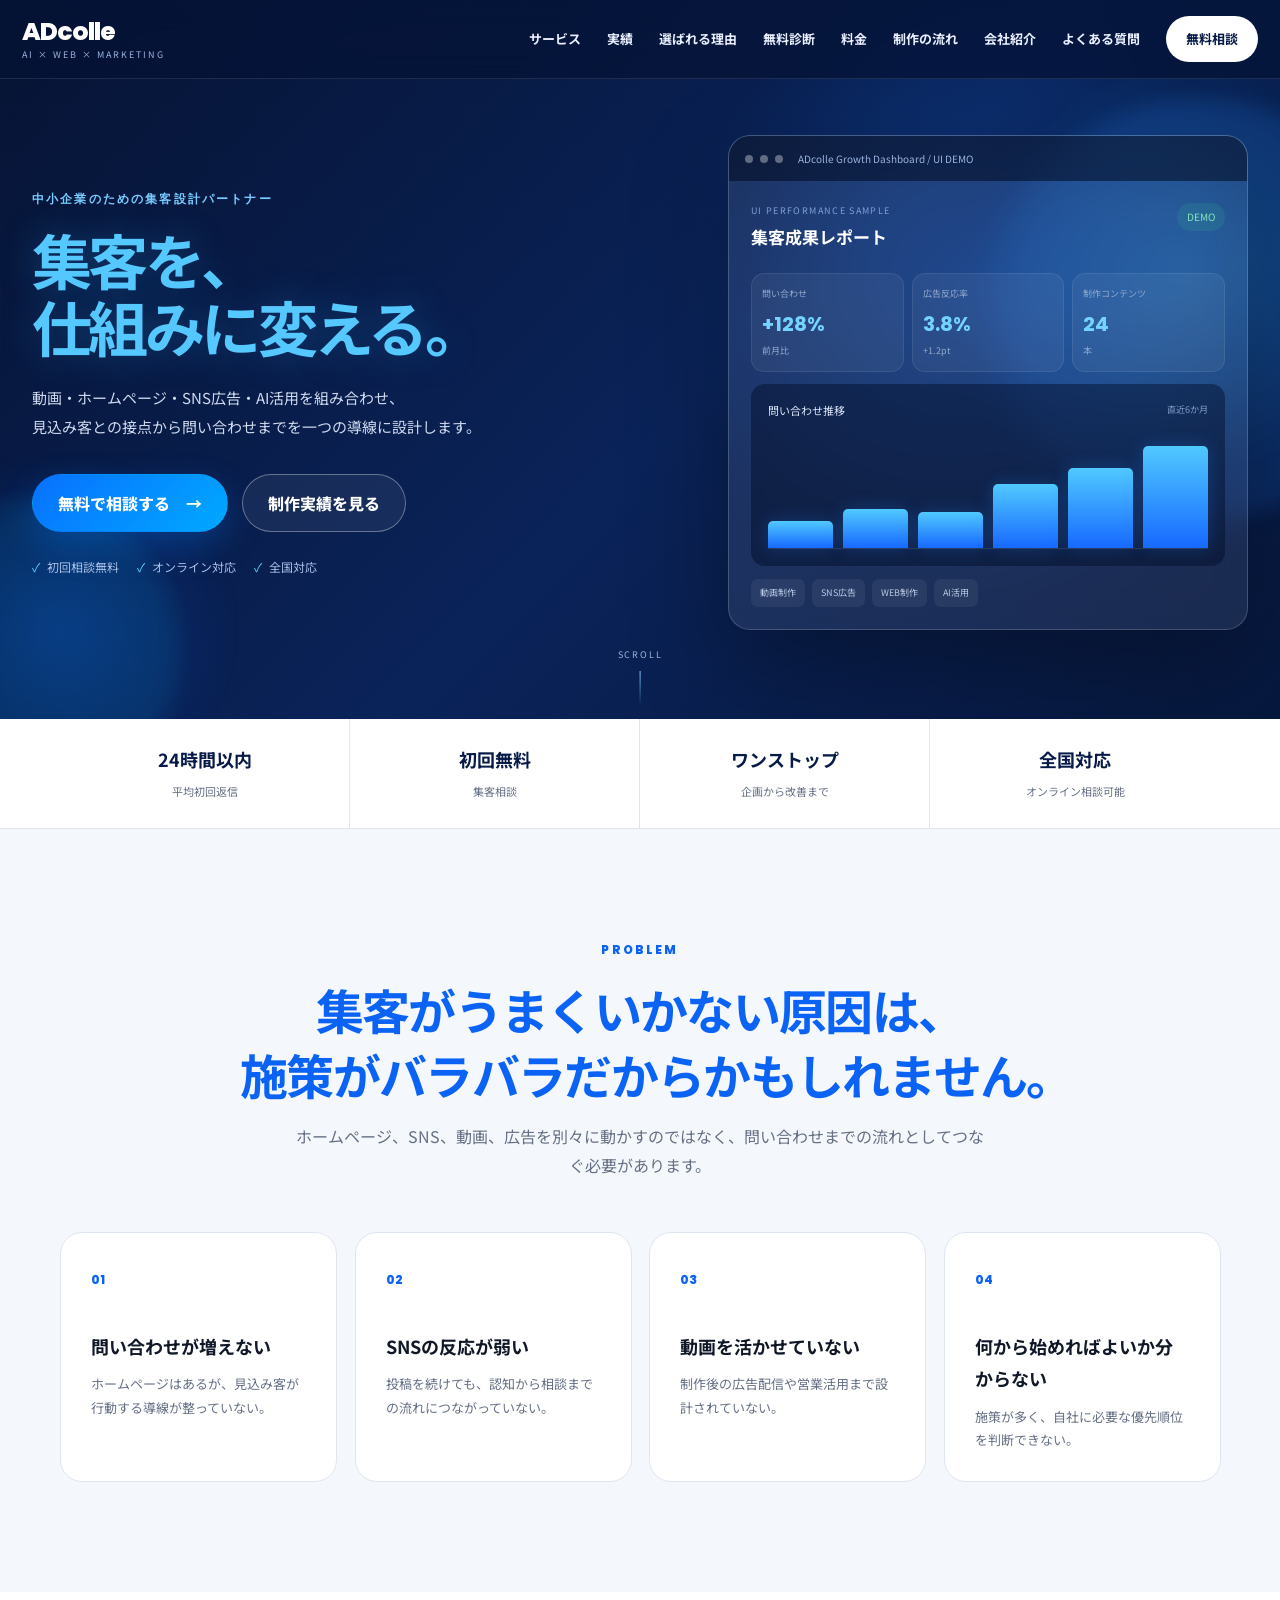
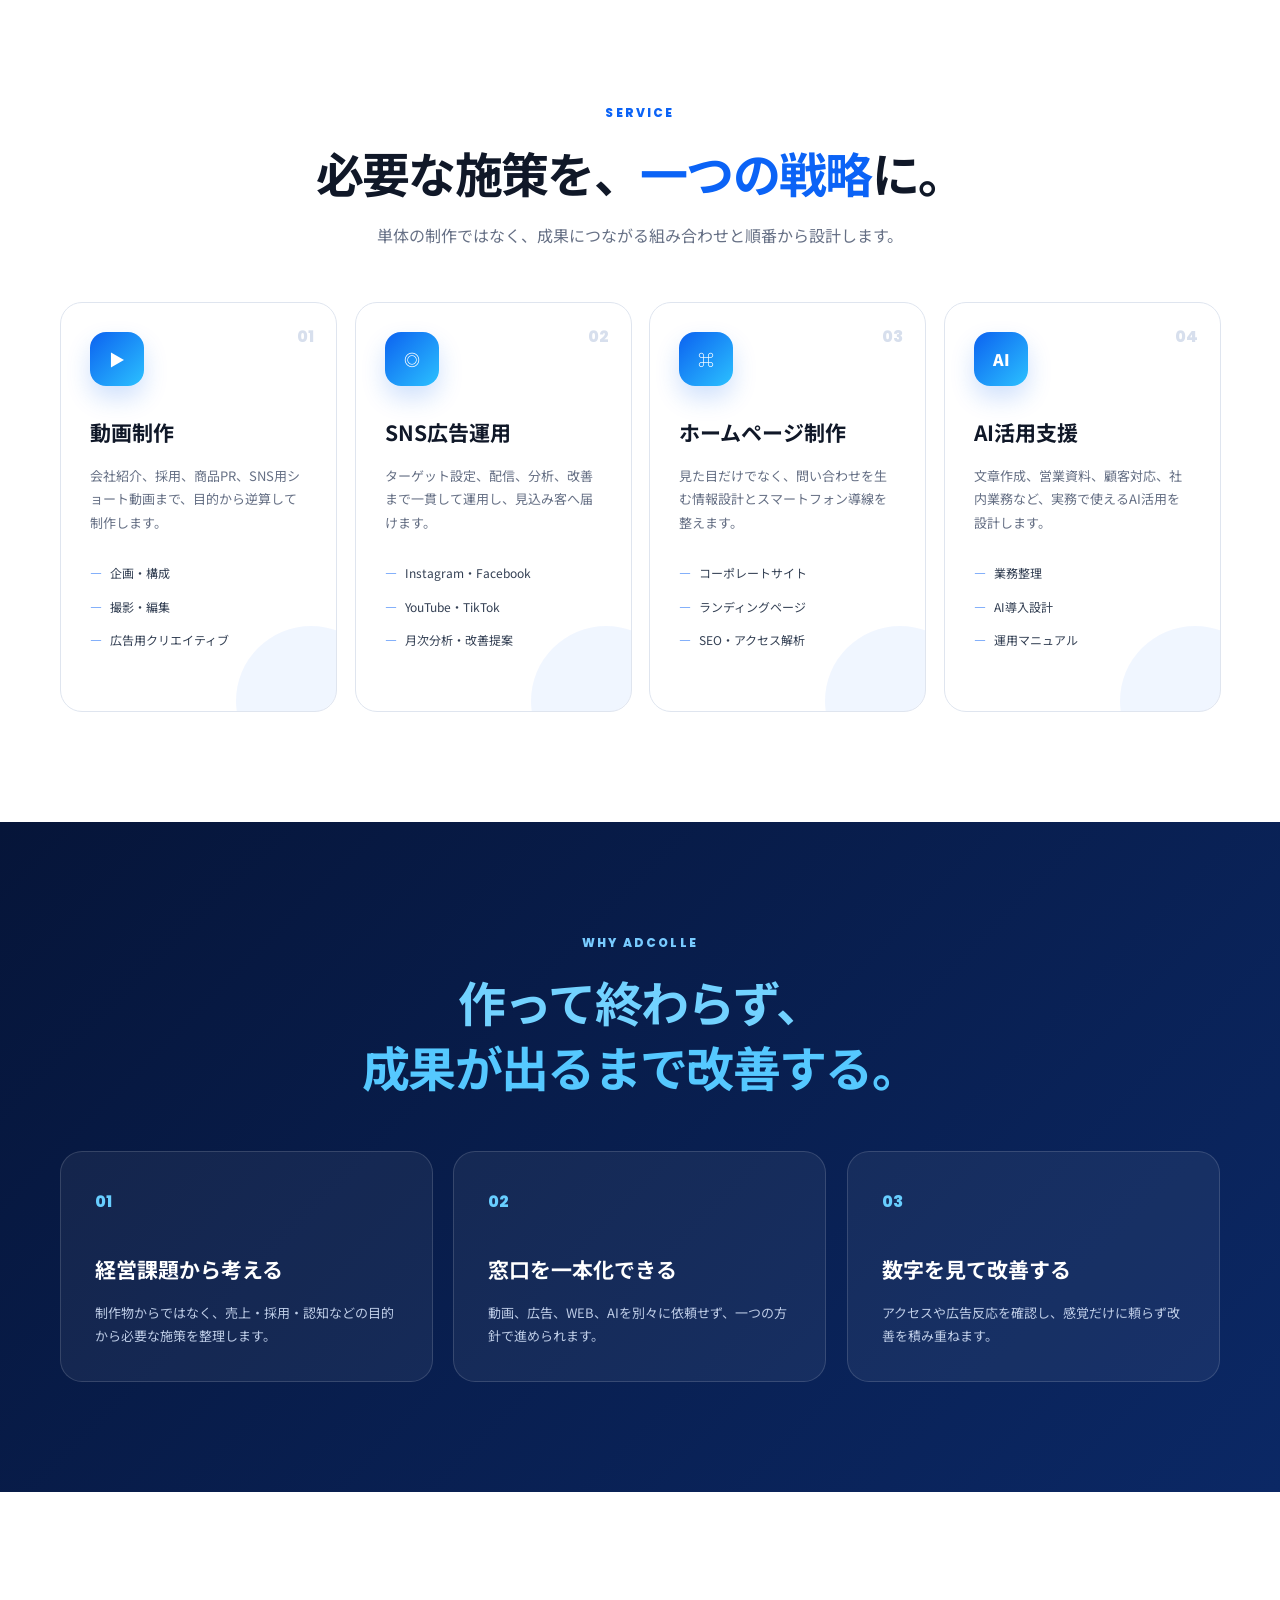
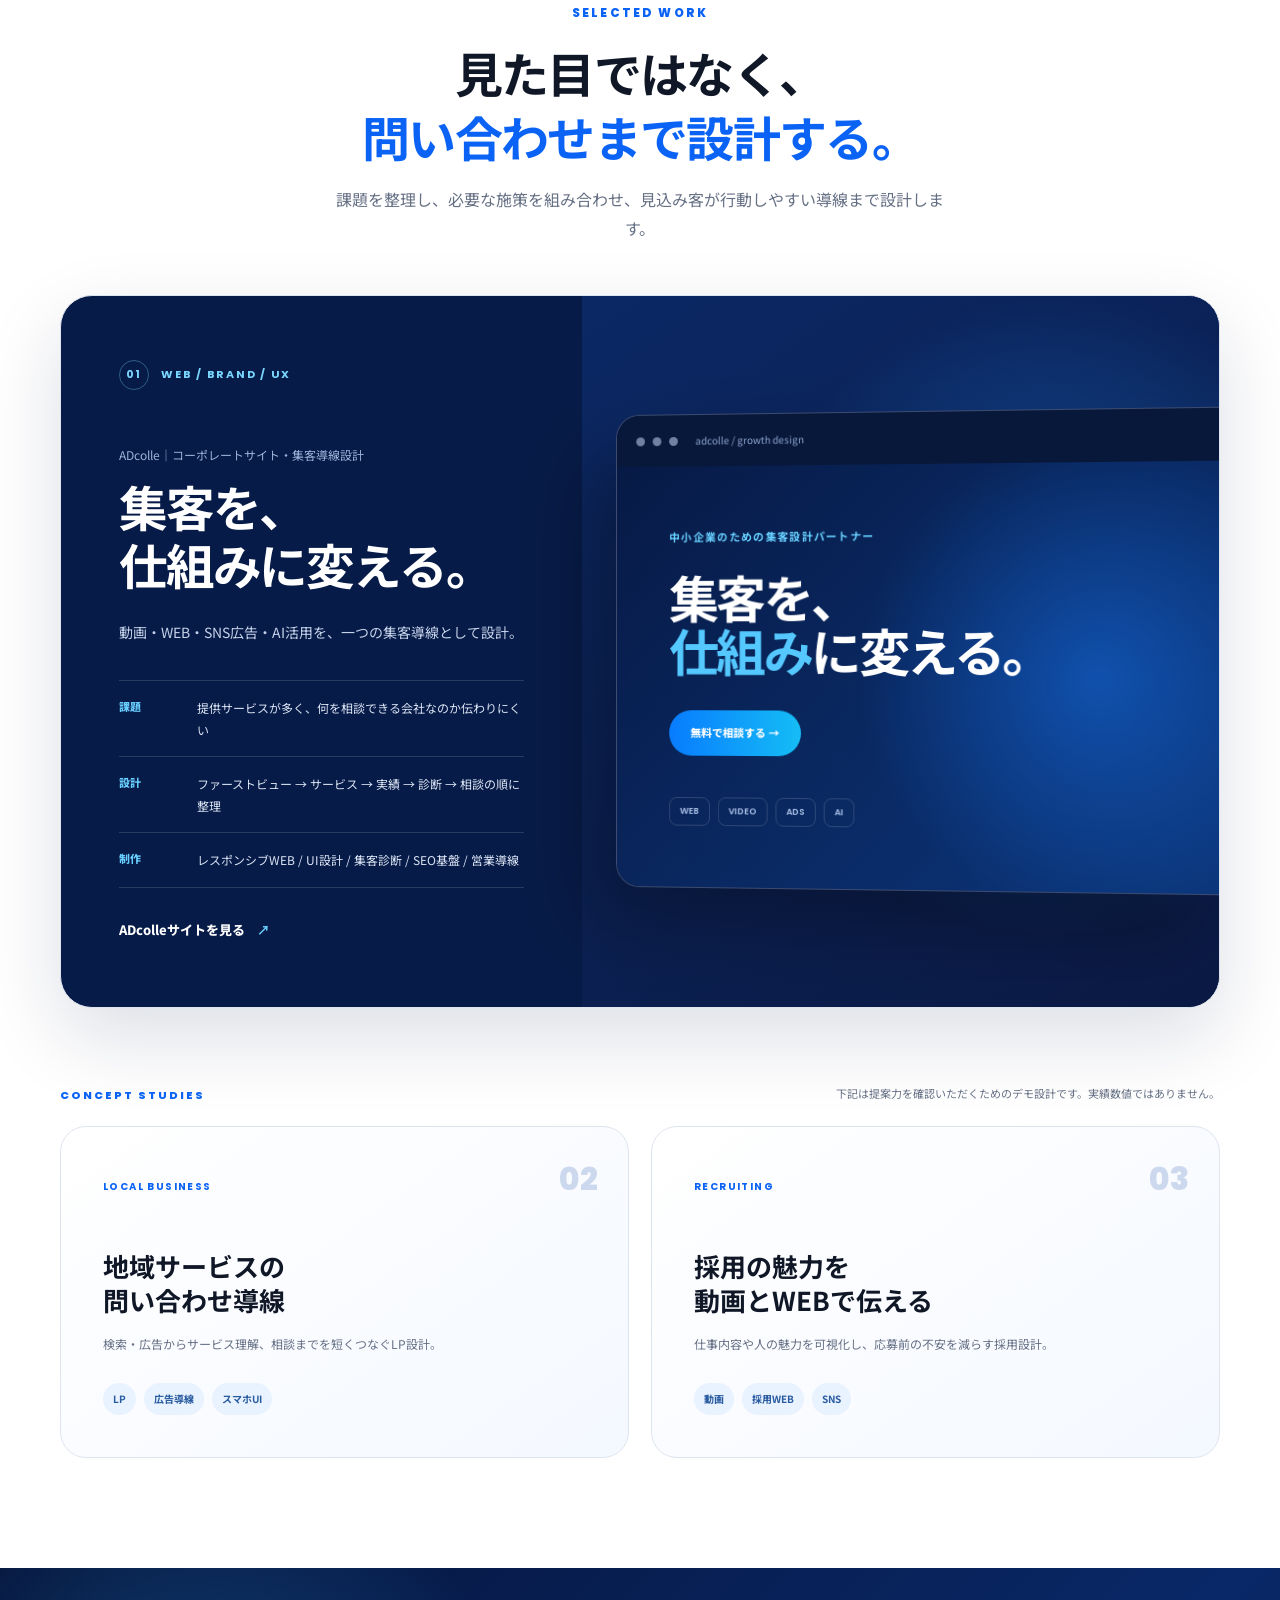
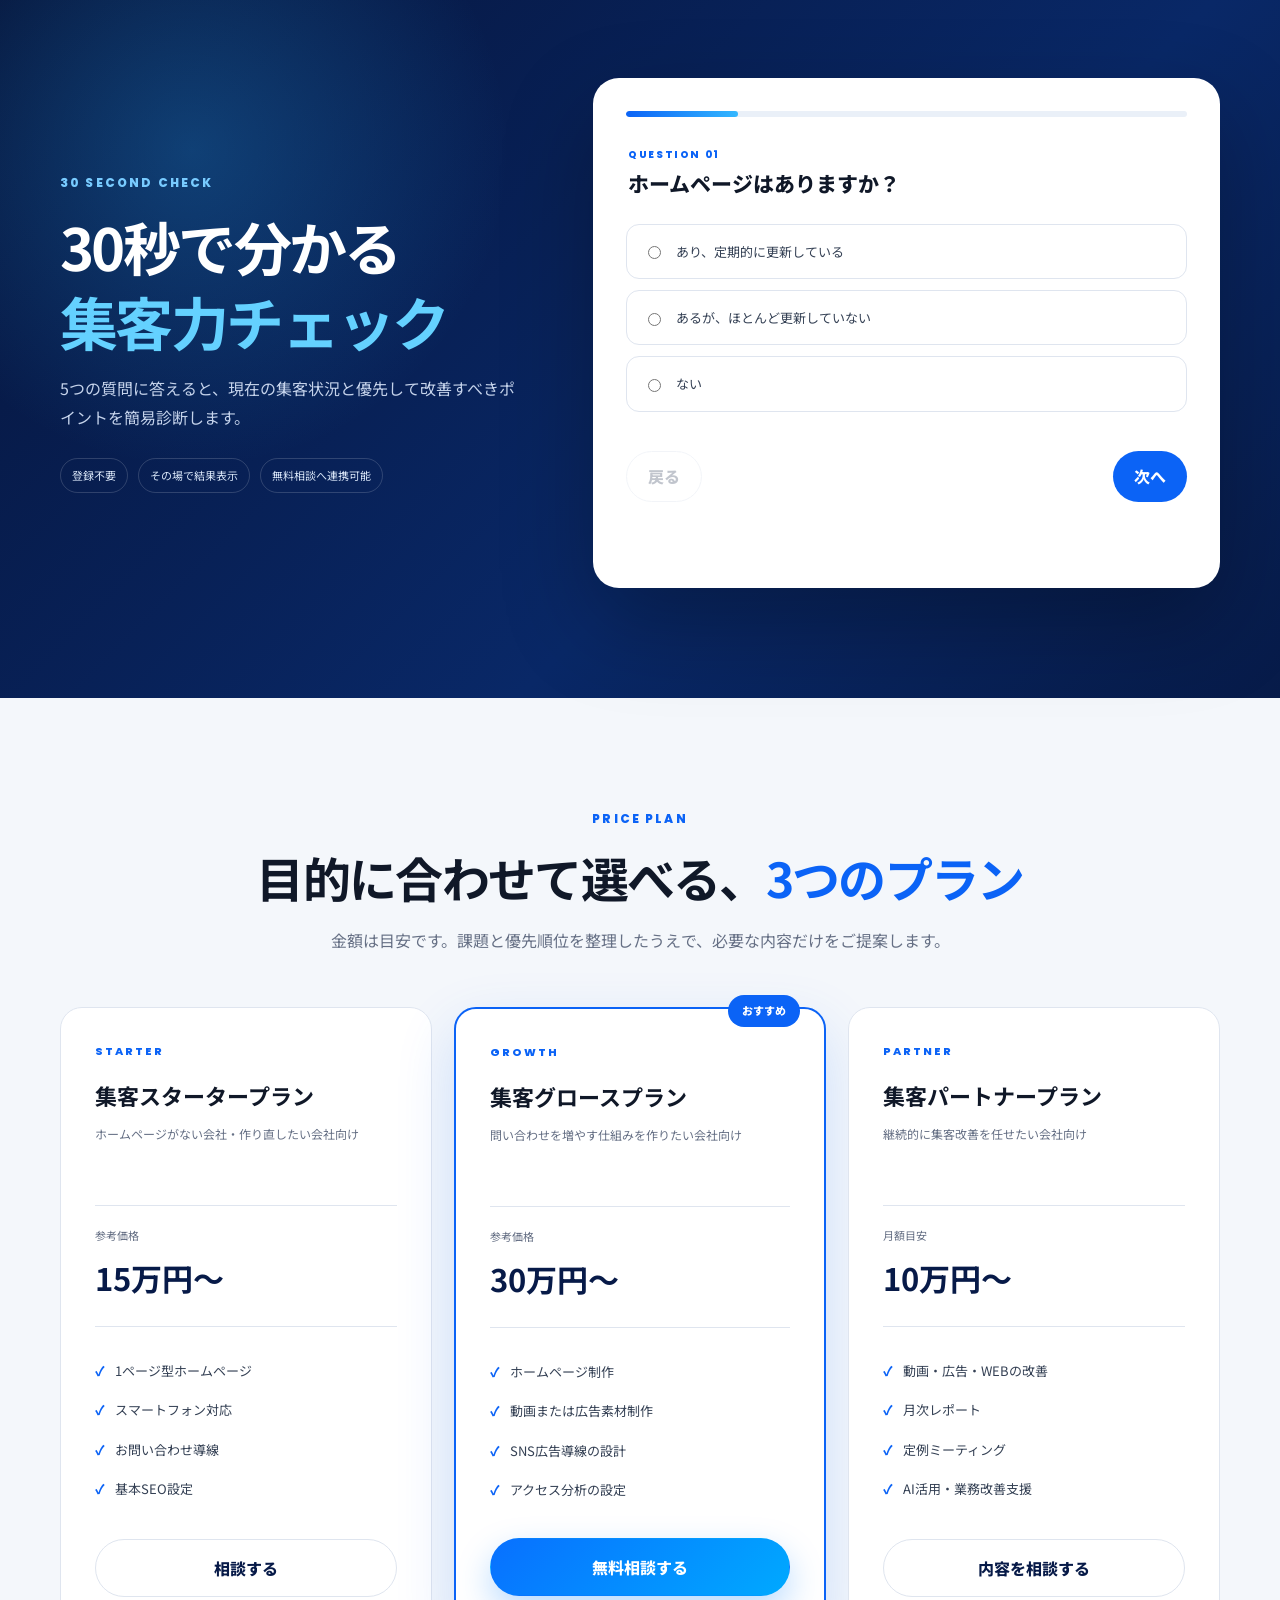
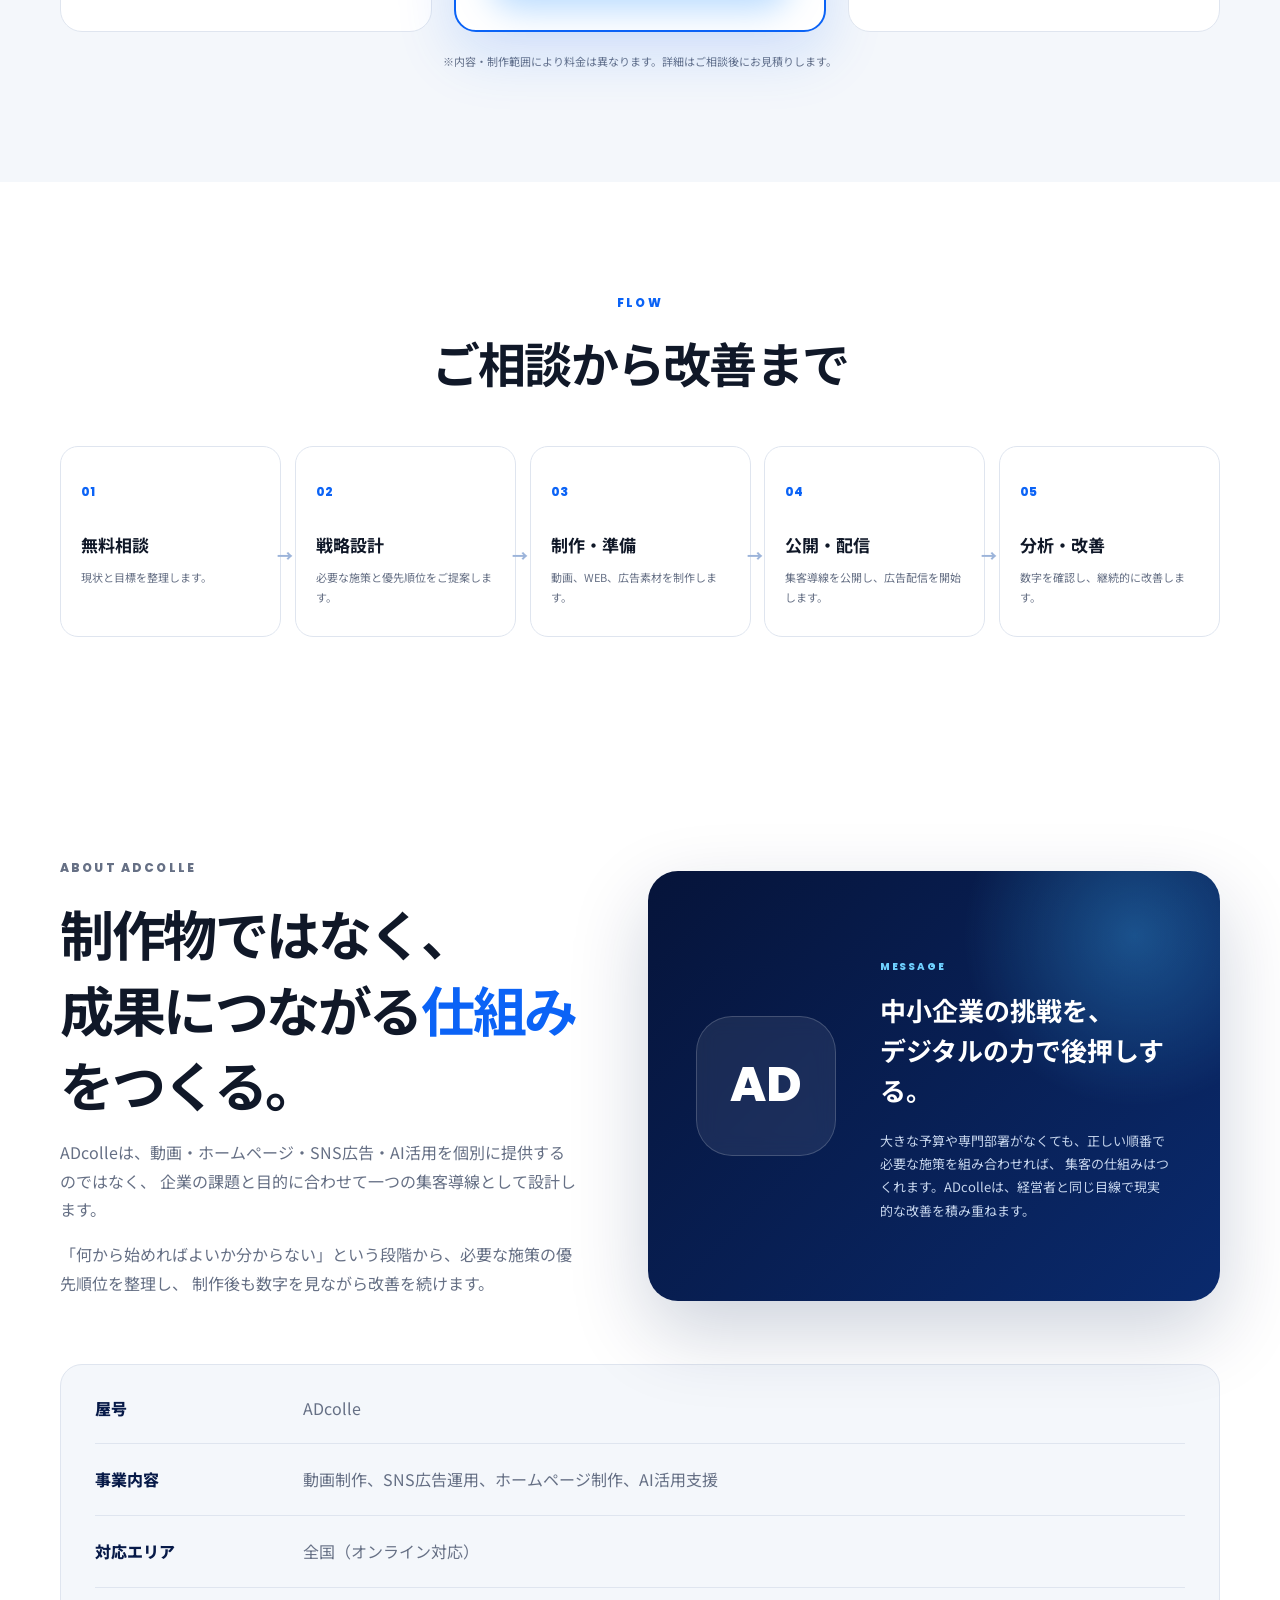
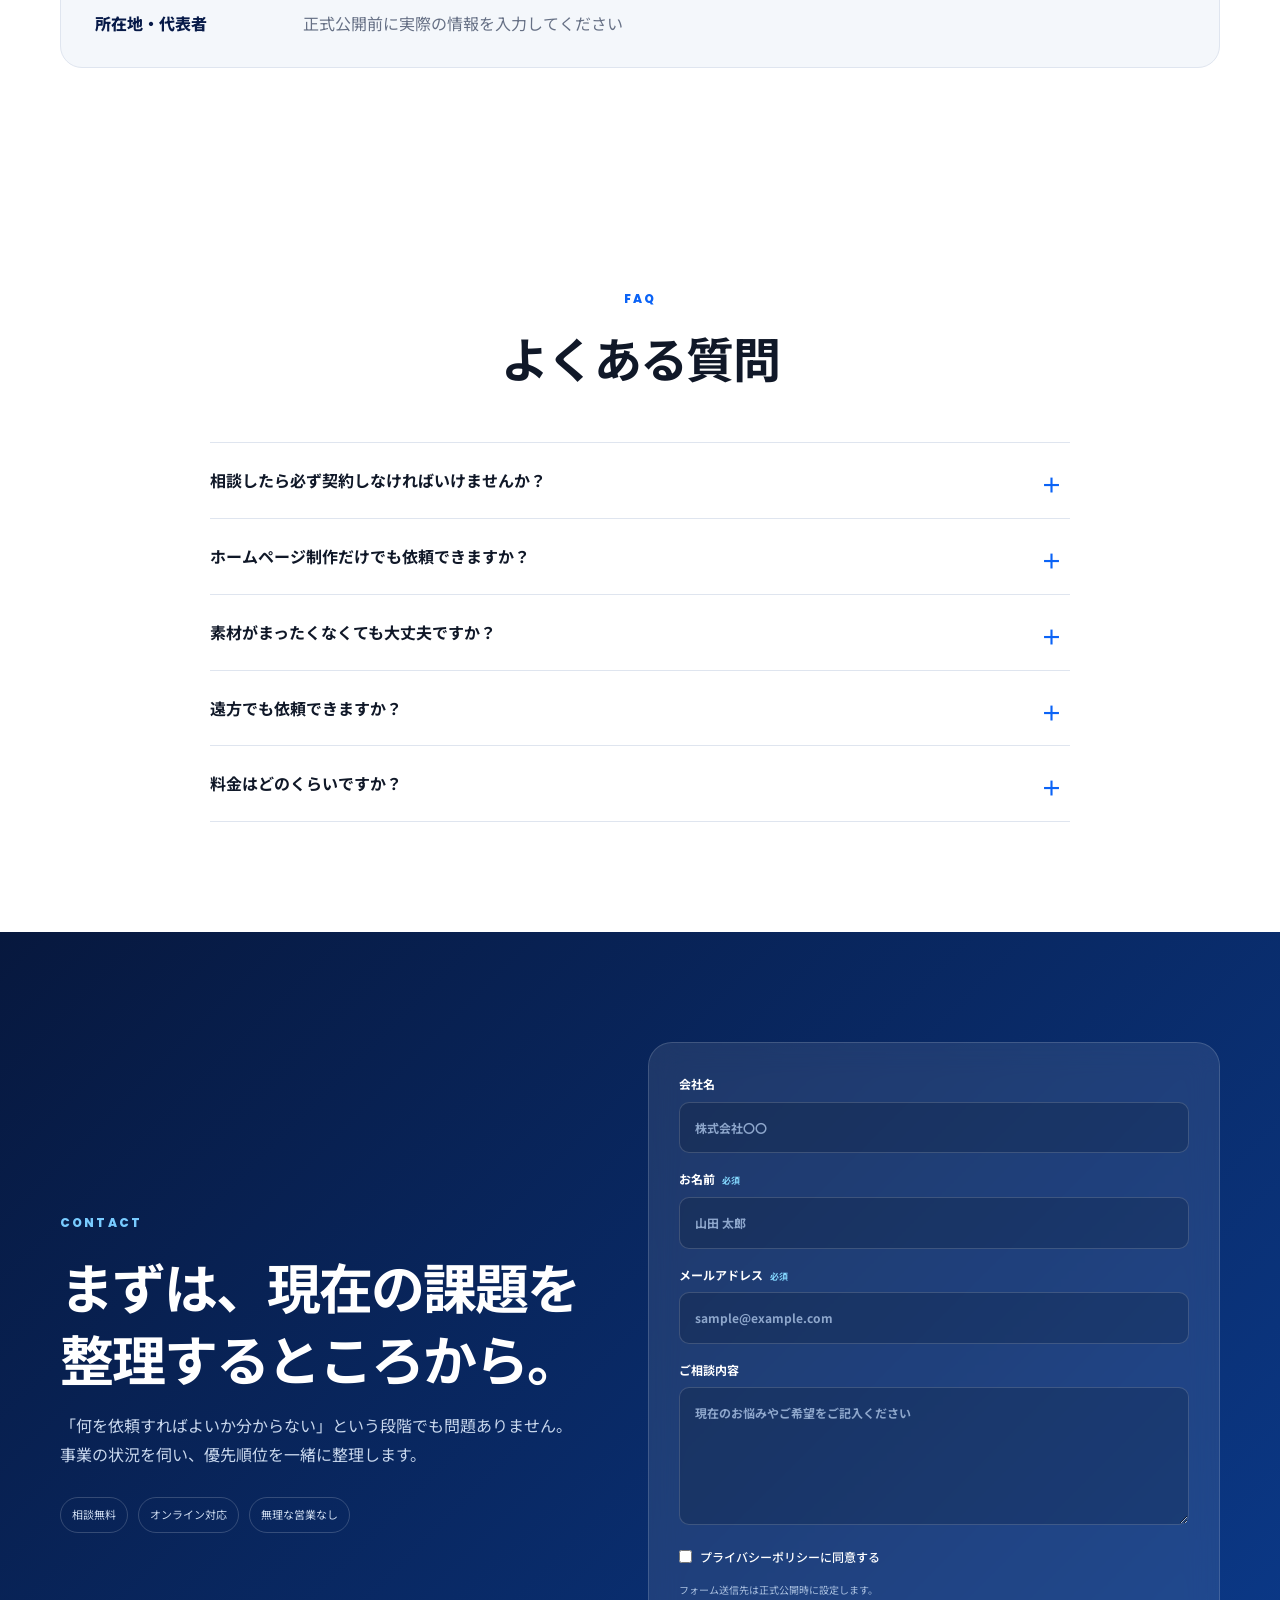
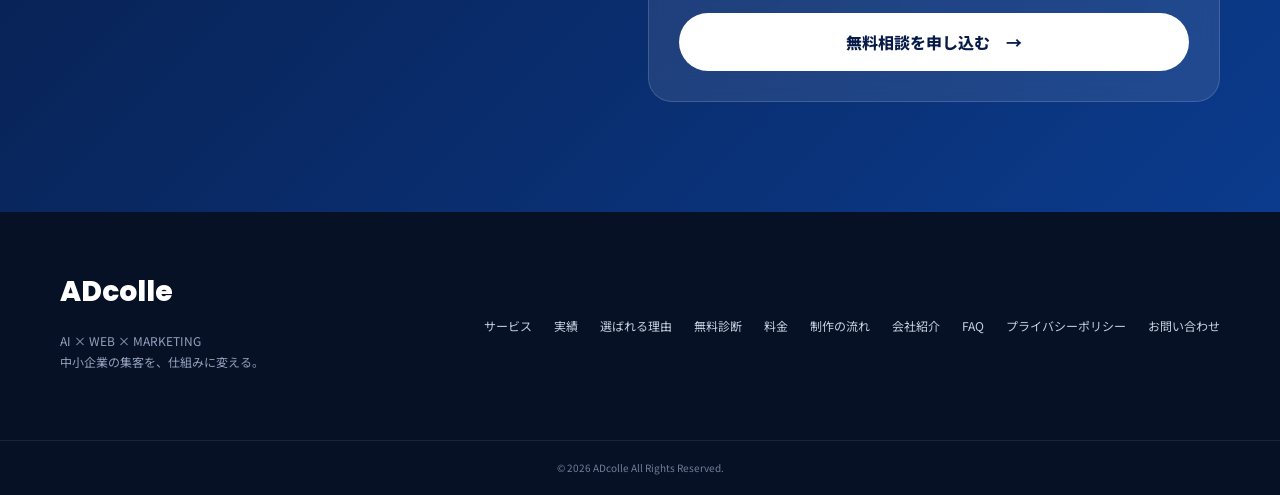
<file: index.html>
<!DOCTYPE html>
<html lang="ja">
<head>
  <meta charset="UTF-8">
  <meta name="viewport" content="width=device-width, initial-scale=1.0">
  <meta name="description" content="ADcolleは、動画・ホームページ・SNS広告・AI活用を組み合わせ、中小企業の集客を仕組み化します。">
  <meta name="robots" content="index,follow">
  <meta name="theme-color" content="#081b4b">
  <meta name="format-detection" content="telephone=no">
  <link rel="icon" href="favicon.svg" type="image/svg+xml">
  <link rel="canonical" href="https://fujimotono.github.io/adcolle/">
  <meta property="og:type" content="website">
  <meta property="og:locale" content="ja_JP">
  <meta property="og:site_name" content="ADcolle">
  <meta property="og:title" content="ADcolle｜集客を、仕組みに変える。">
  <meta property="og:description" content="動画・ホームページ・SNS広告・AIで、中小企業の集客をワンストップ支援。">
  <meta property="og:url" content="https://fujimotono.github.io/adcolle/">
  <meta name="twitter:card" content="summary_large_image">
  <title>ADcolle｜集客を、仕組みに変える。</title>
  <link rel="preconnect" href="https://fonts.googleapis.com">
  <link rel="preconnect" href="https://fonts.gstatic.com" crossorigin>
  <link href="https://fonts.googleapis.com/css2?family=Noto+Sans+JP:wght@400;500;600;700;800;900&family=Poppins:wght@600;700;800&display=swap" rel="stylesheet">
  <link rel="stylesheet" href="css/style.css">

  <script type="application/ld+json">
  {
    "@context": "https://schema.org",
    "@type": "ProfessionalService",
    "name": "ADcolle",
    "url": "https://fujimotono.github.io/adcolle/",
    "description": "動画・ホームページ・SNS広告・AI活用を組み合わせ、中小企業の集客を仕組み化します。",
    "areaServed": "JP",
    "serviceType": [
      "動画制作",
      "SNS広告運用",
      "ホームページ制作",
      "AI活用支援"
    ]
  }
  </script>

</head>
<body>
  <div class="scroll-progress" aria-hidden="true"><span></span></div>
  <a class="skip-link" href="#main-content">本文へ移動</a>

  <header class="site-header" id="top">
    <div class="container header-inner">
      <a class="logo" href="#top" aria-label="ADcolle トップへ">
        <span class="logo-word">ADcolle</span>
        <small>AI × WEB × MARKETING</small>
      </a>

      <button class="menu-button" type="button" aria-label="メニューを開く" aria-expanded="false" aria-controls="global-nav">
        <span></span><span></span><span></span>
      </button>

      <nav class="global-nav" id="global-nav" aria-label="メインナビゲーション">
        <a href="#services">サービス</a>
        <a href="#works">実績</a>
        <a href="#strengths">選ばれる理由</a>
        <a href="#diagnosis">無料診断</a>
        <a href="#pricing">料金</a>
        <a href="#flow">制作の流れ</a>
        <a href="#company">会社紹介</a>
        <a href="#faq">よくある質問</a>
        <a class="nav-cta" href="#contact">無料相談</a>
      </nav>
    </div>
  </header>

  <main id="main-content">
    <section class="hero">
      <div class="hero-orb hero-orb-one" aria-hidden="true"></div>
      <div class="hero-orb hero-orb-two" aria-hidden="true"></div>
      <div class="hero-glow glow-one"></div>
      <div class="hero-glow glow-two"></div>
      <div class="container hero-grid">
        <div class="hero-copy reveal hero-sequence">
          <p class="eyebrow light">中小企業のための集客設計パートナー</p>
          <h1 class="hero-title">
            <span class="title-line">集客を、</span>
            <span class="title-line"><em>仕組み</em>に変える。</span>
          </h1>
          <p class="hero-text">
            動画・ホームページ・SNS広告・AI活用を組み合わせ、<br class="desktop-only">
            見込み客との接点から問い合わせまでを一つの導線に設計します。
          </p>

          <div class="hero-actions">
            <a href="#contact" class="button button-primary">無料で相談する <span>→</span></a>
            <a href="#works" class="button button-ghost">制作実績を見る</a>
          </div>

          <div class="hero-trust" aria-label="サービスの特徴">
            <span>初回相談無料</span>
            <span>オンライン対応</span>
            <span>全国対応</span>
          </div>
        </div>

        <div class="hero-dashboard reveal hero-dashboard-motion" aria-label="集客支援のイメージ">
          <div class="dashboard-bar">
            <span class="dot"></span><span class="dot"></span><span class="dot"></span>
            <small>ADcolle Growth Dashboard / UI DEMO</small>
          </div>
          <div class="dashboard-body">
            <div class="dashboard-heading">
              <div>
                <small>UI PERFORMANCE SAMPLE</small>
                <strong>集客成果レポート</strong>
              </div>
              <span class="status">DEMO</span>
            </div>

            <div class="metric-grid">
              <article><small>問い合わせ</small><strong class="counter" data-target="128" data-prefix="+" data-suffix="%">0%</strong><span>前月比</span></article>
              <article><small>広告反応率</small><strong class="counter" data-target="3.8" data-decimals="1" data-suffix="%">0%</strong><span>+1.2pt</span></article>
              <article><small>制作コンテンツ</small><strong class="counter" data-target="24">0</strong><span>本</span></article>
            </div>

            <div class="chart-card">
              <div class="chart-head"><span>問い合わせ推移</span><small>直近6か月</small></div>
              <div class="chart">
                <span style="height:24%"></span><span style="height:35%"></span><span style="height:32%"></span>
                <span style="height:58%"></span><span style="height:72%"></span><span style="height:92%"></span>
              </div>
            </div>

            <div class="dashboard-services">
              <span>動画制作</span><span>SNS広告</span><span>WEB制作</span><span>AI活用</span>
            </div>
          </div>
        </div>
      </div>

      <a class="scroll-guide" href="#problems" aria-label="次のセクションへ">
        <span>SCROLL</span><i></i>
      </a>
    </section>

    <section class="trust-strip">
      <div class="container trust-grid">
        <article><strong>24時間以内</strong><span>平均初回返信</span></article>
        <article><strong>初回無料</strong><span>集客相談</span></article>
        <article><strong>ワンストップ</strong><span>企画から改善まで</span></article>
        <article><strong>全国対応</strong><span>オンライン相談可能</span></article>
      </div>
    </section>

    <section class="section section-soft" id="problems">
      <div class="container">
        <div class="section-heading reveal">
          <p class="eyebrow">PROBLEM</p>
          <h2 class="problem-title">
            <span class="heading-line">集客がうまくいかない原因は、</span>
            <span class="heading-line"><em>施策がバラバラ</em>だからかもしれません。</span>
          </h2>
          <p>ホームページ、SNS、動画、広告を別々に動かすのではなく、問い合わせまでの流れとしてつなぐ必要があります。</p>
        </div>

        <div class="problem-grid stagger-group">
          <article class="problem-card reveal"><span>01</span><h3>問い合わせが増えない</h3><p>ホームページはあるが、見込み客が行動する導線が整っていない。</p></article>
          <article class="problem-card reveal"><span>02</span><h3>SNSの反応が弱い</h3><p>投稿を続けても、認知から相談までの流れにつながっていない。</p></article>
          <article class="problem-card reveal"><span>03</span><h3>動画を活かせていない</h3><p>制作後の広告配信や営業活用まで設計されていない。</p></article>
          <article class="problem-card reveal"><span>04</span><h3>何から始めれば<br class="mobile-break">よいか分からない</h3><p>施策が多く、自社に必要な優先順位を判断できない。</p></article>
        </div>
      </div>
    </section>

    <section class="section" id="services">
      <div class="container">
        <div class="section-heading reveal">
          <p class="eyebrow">SERVICE</p>
          <h2>必要な施策を、<span>一つの戦略</span>に。</h2>
          <p>単体の制作ではなく、成果につながる組み合わせと順番から設計します。</p>
        </div>

        <div class="service-grid stagger-group">
          <article class="service-card reveal">
            <div class="service-number">01</div><div class="service-icon">▶</div>
            <h3>動画制作</h3><p>会社紹介、採用、商品PR、SNS用ショート動画まで、目的から逆算して制作します。</p>
            <ul><li>企画・構成</li><li>撮影・編集</li><li>広告用クリエイティブ</li></ul>
          </article>
          <article class="service-card reveal">
            <div class="service-number">02</div><div class="service-icon">◎</div>
            <h3>SNS広告運用</h3><p>ターゲット設定、配信、分析、改善まで一貫して運用し、見込み客へ届けます。</p>
            <ul><li>Instagram・Facebook</li><li>YouTube・TikTok</li><li>月次分析・改善提案</li></ul>
          </article>
          <article class="service-card reveal">
            <div class="service-number">03</div><div class="service-icon">⌘</div>
            <h3>ホームページ制作</h3><p>見た目だけでなく、問い合わせを生む情報設計とスマートフォン導線を整えます。</p>
            <ul><li>コーポレートサイト</li><li>ランディングページ</li><li>SEO・アクセス解析</li></ul>
          </article>
          <article class="service-card reveal">
            <div class="service-number">04</div><div class="service-icon">AI</div>
            <h3>AI活用支援</h3><p>文章作成、営業資料、顧客対応、社内業務など、実務で使えるAI活用を設計します。</p>
            <ul><li>業務整理</li><li>AI導入設計</li><li>運用マニュアル</li></ul>
          </article>
        </div>
      </div>
    </section>

    <section class="section section-navy" id="strengths">
      <div class="container">
        <div class="section-heading reveal light-heading">
          <p class="eyebrow light">WHY ADCOLLE</p>
          <h2 class="strength-title">
            <span class="heading-line">作って終わらず、</span>
            <span class="heading-line"><em>成果が出るまで改善する。</em></span>
          </h2>
        </div>
        <div class="strength-grid stagger-group">
          <article class="strength-card reveal"><span>01</span><h3>経営課題から考える</h3><p>制作物からではなく、売上・採用・認知などの目的から必要な施策を整理します。</p></article>
          <article class="strength-card reveal"><span>02</span><h3>窓口を一本化できる</h3><p>動画、広告、WEB、AIを別々に依頼せず、一つの方針で進められます。</p></article>
          <article class="strength-card reveal"><span>03</span><h3>数字を見て改善する</h3><p>アクセスや広告反応を確認し、感覚だけに頼らず改善を積み重ねます。</p></article>
        </div>
      </div>
    </section>

    <section class="section works-section" id="works">
      <div class="container">
        <div class="section-heading works-heading reveal">
          <p class="eyebrow">SELECTED WORK</p>
          <h2>見た目ではなく、<br><span>問い合わせまで設計する。</span></h2>
          <p>課題を整理し、必要な施策を組み合わせ、見込み客が行動しやすい導線まで設計します。</p>
        </div>

        <article class="featured-work reveal">
          <div class="featured-work-copy">
            <div class="work-kicker"><span>01</span> WEB / BRAND / UX</div>
            <p class="work-status">ADcolle｜コーポレートサイト・集客導線設計</p>
            <h2 class="works-feature-title">
  <span class="works-title-line">集客を、</span>
  <span class="works-title-line">仕組みに変える。</span>
</h2>
            <p class="work-lead">動画・WEB・SNS広告・AI活用を、一つの集客導線として設計。</p>
            <dl class="work-process">
              <div><dt>課題</dt><dd>提供サービスが多く、何を相談できる会社なのか伝わりにくい</dd></div>
              <div><dt>設計</dt><dd>ファーストビュー → サービス → 実績 → 診断 → 相談の順に整理</dd></div>
              <div><dt>制作</dt><dd>レスポンシブWEB / UI設計 / 集客診断 / SEO基盤 / 営業導線</dd></div>
            </dl>
            <a class="work-link" href="#top">ADcolleサイトを見る <span>↗</span></a>
          </div>
          <div class="featured-work-visual" aria-label="ADcolleサイトのデザインイメージ">
            <div class="browser-frame">
              <div class="browser-bar"><i></i><i></i><i></i><span>adcolle / growth design</span></div>
              <div class="browser-screen">
                <p>中小企業のための集客設計パートナー</p>
                <strong>集客を、<br><em>仕組み</em>に変える。</strong>
                <div class="browser-cta">無料で相談する →</div>
                <div class="browser-metrics"><span>WEB</span><span>VIDEO</span><span>ADS</span><span>AI</span></div>
              </div>
            </div>
          </div>
        </article>

        <div class="concept-label reveal">
          <span>CONCEPT STUDIES</span>
          <p>下記は提案力を確認いただくためのデモ設計です。実績数値ではありません。</p>
        </div>
        <div class="concept-grid stagger-group">
          <article class="concept-card reveal">
            <span class="concept-no">02</span><small>LOCAL BUSINESS</small><h3>地域サービスの<br>問い合わせ導線</h3><p>検索・広告からサービス理解、相談までを短くつなぐLP設計。</p><div class="concept-tags"><span>LP</span><span>広告導線</span><span>スマホUI</span></div>
          </article>
          <article class="concept-card reveal">
            <span class="concept-no">03</span><small>RECRUITING</small><h3>採用の魅力を<br>動画とWEBで伝える</h3><p>仕事内容や人の魅力を可視化し、応募前の不安を減らす採用設計。</p><div class="concept-tags"><span>動画</span><span>採用WEB</span><span>SNS</span></div>
          </article>
        </div>
      </div>
    </section>


    <section class="diagnosis-section" id="diagnosis">
      <div class="container diagnosis-shell reveal">
        <div class="diagnosis-intro">
          <p class="eyebrow light">30 SECOND CHECK</p>
          <h2>30秒で分かる<br><span>集客力チェック</span></h2>
          <p>5つの質問に答えると、現在の集客状況と優先して改善すべきポイントを簡易診断します。</p>
          <ul>
            <li>登録不要</li>
            <li>その場で結果表示</li>
            <li>無料相談へ連携可能</li>
          </ul>
        </div>

        <div class="diagnosis-card">
          <div class="diagnosis-progress" aria-hidden="true">
            <span class="diagnosis-progress-bar"></span>
          </div>

          <form id="diagnosis-form">
            <fieldset class="diagnosis-step active" data-step="1">
              <legend><small>QUESTION 01</small>ホームページはありますか？</legend>
              <label><input type="radio" name="q1" value="20"> あり、定期的に更新している</label>
              <label><input type="radio" name="q1" value="10"> あるが、ほとんど更新していない</label>
              <label><input type="radio" name="q1" value="0"> ない</label>
            </fieldset>

            <fieldset class="diagnosis-step" data-step="2">
              <legend><small>QUESTION 02</small>SNSを集客に活用していますか？</legend>
              <label><input type="radio" name="q2" value="20"> 継続運用し、問い合わせにつながっている</label>
              <label><input type="radio" name="q2" value="10"> 更新しているが成果は分からない</label>
              <label><input type="radio" name="q2" value="0"> 活用していない</label>
            </fieldset>

            <fieldset class="diagnosis-step" data-step="3">
              <legend><small>QUESTION 03</small>動画を営業や広告に使っていますか？</legend>
              <label><input type="radio" name="q3" value="20"> 継続的に活用している</label>
              <label><input type="radio" name="q3" value="10"> 一部で使っている</label>
              <label><input type="radio" name="q3" value="0"> 使っていない</label>
            </fieldset>

            <fieldset class="diagnosis-step" data-step="4">
              <legend><small>QUESTION 04</small>広告やアクセス数を分析していますか？</legend>
              <label><input type="radio" name="q4" value="20"> 毎月確認して改善している</label>
              <label><input type="radio" name="q4" value="10"> 数字は見られるが改善していない</label>
              <label><input type="radio" name="q4" value="0"> 分析していない</label>
            </fieldset>

            <fieldset class="diagnosis-step" data-step="5">
              <legend><small>QUESTION 05</small>問い合わせ後の対応を仕組み化していますか？</legend>
              <label><input type="radio" name="q5" value="20"> 顧客管理と追客の流れが決まっている</label>
              <label><input type="radio" name="q5" value="10"> 担当者ごとに対応している</label>
              <label><input type="radio" name="q5" value="0"> 特に決めていない</label>
            </fieldset>

            <div class="diagnosis-controls">
              <button class="diagnosis-back" type="button" disabled>戻る</button>
              <button class="diagnosis-next" type="button">次へ</button>
            </div>
          </form>

          <div class="diagnosis-result" hidden aria-live="polite">
            <p class="result-label">現在の集客力</p>
            <div class="score-circle"><strong id="diagnosis-score">0</strong><span>点</span></div>
            <h3 id="diagnosis-title">診断結果</h3>
            <p id="diagnosis-message"></p>
            <div class="diagnosis-advice">
              <strong>優先して見直す項目</strong>
              <ul id="diagnosis-advice-list"></ul>
            </div>
            <a href="#contact" class="button button-primary full">結果をもとに無料相談する</a>
            <button class="diagnosis-retry" type="button">もう一度診断する</button>
          </div>
        </div>
      </div>
    </section>


    <section class="section section-soft" id="pricing">
      <div class="container">
        <div class="section-heading reveal">
          <p class="eyebrow">PRICE PLAN</p>
          <h2>目的に合わせて選べる、<span>3つのプラン</span></h2>
          <p>金額は目安です。課題と優先順位を整理したうえで、必要な内容だけをご提案します。</p>
        </div>

        <div class="pricing-grid stagger-group">
          <article class="pricing-card reveal">
            <div class="plan-label">STARTER</div>
            <h3>集客スタータープラン</h3>
            <p class="plan-target">ホームページがない会社・作り直したい会社向け</p>
            <div class="price"><span>参考価格</span><strong>15万円〜</strong></div>
            <ul>
              <li>1ページ型ホームページ</li>
              <li>スマートフォン対応</li>
              <li>お問い合わせ導線</li>
              <li>基本SEO設定</li>
            </ul>
            <a href="#contact" class="button button-outline full">相談する</a>
          </article>

          <article class="pricing-card featured reveal">
            <div class="recommend">おすすめ</div>
            <div class="plan-label">GROWTH</div>
            <h3>集客グロースプラン</h3>
            <p class="plan-target">問い合わせを増やす仕組みを作りたい会社向け</p>
            <div class="price"><span>参考価格</span><strong>30万円〜</strong></div>
            <ul>
              <li>ホームページ制作</li>
              <li>動画または広告素材制作</li>
              <li>SNS広告導線の設計</li>
              <li>アクセス分析の設定</li>
            </ul>
            <a href="#contact" class="button button-primary full">無料相談する</a>
          </article>

          <article class="pricing-card reveal">
            <div class="plan-label">PARTNER</div>
            <h3>集客パートナープラン</h3>
            <p class="plan-target">継続的に集客改善を任せたい会社向け</p>
            <div class="price"><span>月額目安</span><strong>10万円〜</strong></div>
            <ul>
              <li>動画・広告・WEBの改善</li>
              <li>月次レポート</li>
              <li>定例ミーティング</li>
              <li>AI活用・業務改善支援</li>
            </ul>
            <a href="#contact" class="button button-outline full">内容を相談する</a>
          </article>
        </div>

        <p class="pricing-note">※内容・制作範囲により料金は異なります。詳細はご相談後にお見積りします。</p>
      </div>
    </section>


    <section class="section" id="flow">
      <div class="container">
        <div class="section-heading reveal"><p class="eyebrow">FLOW</p><h2>ご相談から改善まで</h2></div>
        <div class="flow-grid stagger-group">
          <article class="flow-card reveal"><span>01</span><h3>無料相談</h3><p>現状と目標を整理します。</p></article>
          <article class="flow-card reveal"><span>02</span><h3>戦略設計</h3><p>必要な施策と優先順位をご提案します。</p></article>
          <article class="flow-card reveal"><span>03</span><h3>制作・準備</h3><p>動画、WEB、広告素材を制作します。</p></article>
          <article class="flow-card reveal"><span>04</span><h3>公開・配信</h3><p>集客導線を公開し、広告配信を開始します。</p></article>
          <article class="flow-card reveal"><span>05</span><h3>分析・改善</h3><p>数字を確認し、継続的に改善します。</p></article>
        </div>
      </div>
    </section>


    <section class="section company-section" id="company">
      <div class="container company-grid">
        <div class="company-copy reveal">
          <p class="eyebrow">ABOUT ADCOLLE</p>
          <h2>制作物ではなく、<br>成果につながる<span>仕組み</span>をつくる。</h2>
          <p>
            ADcolleは、動画・ホームページ・SNS広告・AI活用を個別に提供するのではなく、
            企業の課題と目的に合わせて一つの集客導線として設計します。
          </p>
          <p>
            「何から始めればよいか分からない」という段階から、必要な施策の優先順位を整理し、
            制作後も数字を見ながら改善を続けます。
          </p>
        </div>

        <div class="company-panel reveal">
          <div class="company-mark" aria-hidden="true">AD</div>
          <div class="company-message">
            <small>MESSAGE</small>
            <h3>中小企業の挑戦を、<br>デジタルの力で後押しする。</h3>
            <p>
              大きな予算や専門部署がなくても、正しい順番で必要な施策を組み合わせれば、
              集客の仕組みはつくれます。ADcolleは、経営者と同じ目線で現実的な改善を積み重ねます。
            </p>
          </div>
        </div>
      </div>

      <div class="container company-info reveal">
        <dl>
          <div><dt>屋号</dt><dd>ADcolle</dd></div>
          <div><dt>事業内容</dt><dd>動画制作、SNS広告運用、ホームページ制作、AI活用支援</dd></div>
          <div><dt>対応エリア</dt><dd>全国（オンライン対応）</dd></div>
          <div><dt>所在地・代表者</dt><dd>正式公開前に実際の情報を入力してください</dd></div>
        </dl>
      </div>
    </section>


    <section class="section" id="faq">
      <div class="container narrow">
        <div class="section-heading reveal"><p class="eyebrow">FAQ</p><h2>よくある質問</h2></div>
        <div class="faq-list">
          <details class="faq-item reveal"><summary>相談したら必ず契約しなければいけませんか？</summary><p>いいえ。初回相談では課題と方向性を整理し、ご提案内容に納得いただいた場合のみ進めます。</p></details>
          <details class="faq-item reveal"><summary>ホームページ制作だけでも依頼できますか？</summary><p>可能です。ただし、成果につながりやすいように、集客導線や広告活用も含めてご提案する場合があります。</p></details>
          <details class="faq-item reveal"><summary>素材がまったくなくても大丈夫ですか？</summary><p>大丈夫です。写真・動画撮影、文章作成、構成設計から対応できます。</p></details>
          <details class="faq-item reveal"><summary>遠方でも依頼できますか？</summary><p>全国オンライン対応が可能です。撮影が必要な場合は、地域に応じて日程と交通費をご案内します。</p></details>
          <details class="faq-item reveal"><summary>料金はどのくらいですか？</summary><p>目的と内容によって異なります。ご予算を確認したうえで、優先順位をつけたプランをご提案します。</p></details>
        </div>
      </div>
    </section>

    <section class="contact-section" id="contact">
      <div class="container contact-grid">
        <div class="contact-copy reveal">
          <p class="eyebrow light">CONTACT</p>
          <h2 class="contact-title">
            <span class="heading-line">まずは、現在の課題を</span>
            <span class="heading-line">整理するところから。</span>
          </h2>
          <p>「何を依頼すればよいか分からない」という段階でも問題ありません。事業の状況を伺い、優先順位を一緒に整理します。</p>
          <div class="contact-points stagger-group"><span>相談無料</span><span>オンライン対応</span><span>無理な営業なし</span></div>
        </div>

        <form class="contact-form reveal" action="#" method="post" novalidate>
          <label>会社名<input type="text" name="company" placeholder="株式会社〇〇"></label>
          <label>お名前<span>必須</span><input type="text" name="name" placeholder="山田 太郎" required></label>
          <label>メールアドレス<span>必須</span><input type="email" name="email" placeholder="sample@example.com" required></label>
          <label>ご相談内容<textarea name="message" rows="5" placeholder="現在のお悩みやご希望をご記入ください"></textarea></label>
          <label class="privacy-check"><input type="checkbox" required> プライバシーポリシーに同意する</label>
<p class="form-note">フォーム送信先は正式公開時に設定します。</p>
          <button class="button button-white full" type="submit">無料相談を申し込む <span>→</span></button>
        </form>
      </div>
    </section>
  </main>

  <footer class="site-footer">
    <div class="container footer-inner">
      <div><a class="footer-logo" href="#top">ADcolle</a><p>AI × WEB × MARKETING<br>中小企業の集客を、仕組みに変える。</p></div>
      <nav aria-label="フッターナビゲーション"><a href="#services">サービス</a><a href="#works">実績</a><a href="#strengths">選ばれる理由</a><a href="#diagnosis">無料診断</a><a href="#pricing">料金</a>
        <a href="#flow">制作の流れ</a><a href="#company">会社紹介</a><a href="#faq">FAQ</a><a href="privacy.html">プライバシーポリシー</a><a href="#contact">お問い合わせ</a></nav>
    </div>
    <div class="copyright">© <span id="current-year"></span> ADcolle All Rights Reserved.</div>
  </footer>

  <button class="back-to-top" aria-label="ページ上部へ">↑</button>
  <script src="js/script.js" defer></script>
</body>
</html>
</file>
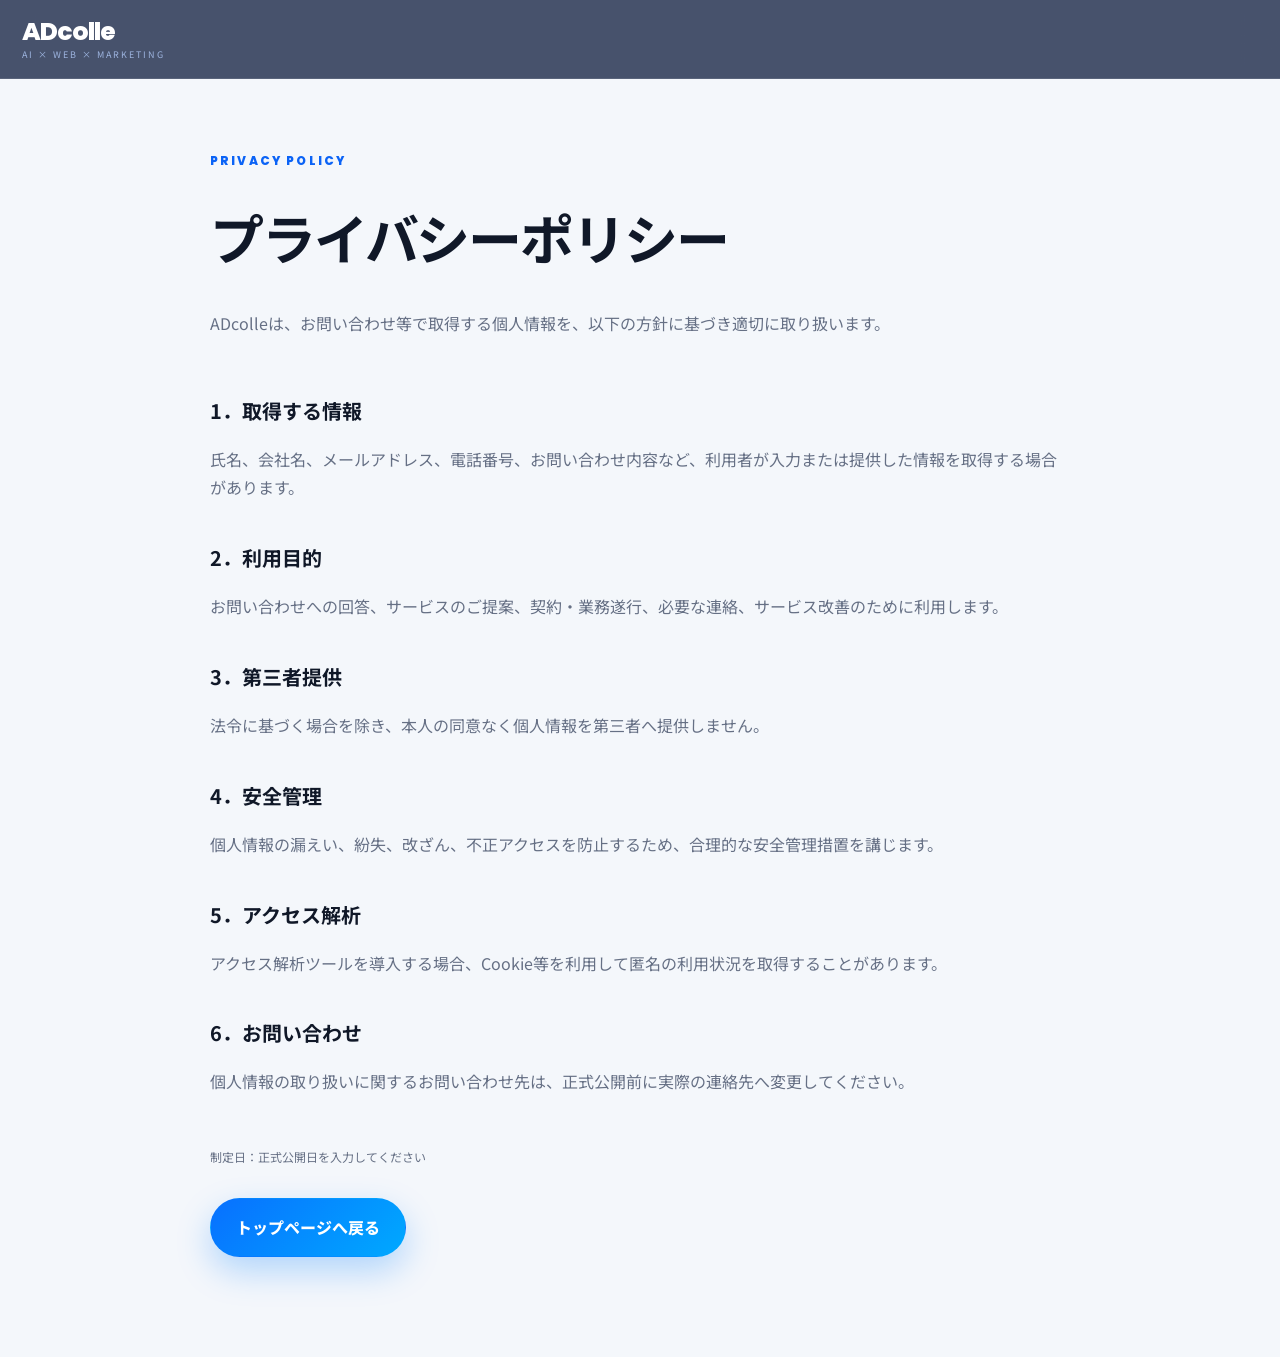
<file: privacy.html>
<!DOCTYPE html>
<html lang="ja">
<head>
  <meta charset="UTF-8">
  <meta name="viewport" content="width=device-width, initial-scale=1.0">
  <meta name="robots" content="index,follow">
  <meta name="theme-color" content="#081b4b">
  <link rel="icon" href="favicon.svg" type="image/svg+xml">
  <link rel="canonical" href="https://fujimotono.github.io/adcolle/privacy.html">
  <title>プライバシーポリシー｜ADcolle</title>
  <link rel="preconnect" href="https://fonts.googleapis.com">
  <link rel="preconnect" href="https://fonts.gstatic.com" crossorigin>
  <link href="https://fonts.googleapis.com/css2?family=Noto+Sans+JP:wght@400;500;600;700;800&family=Poppins:wght@700;800&display=swap" rel="stylesheet">
  <link rel="stylesheet" href="css/style.css">
</head>
<body>
  <header class="site-header">
    <div class="container header-inner">
      <a class="logo" href="index.html" aria-label="ADcolle トップへ">
        <span class="logo-word">ADcolle</span>
        <small>AI × WEB × MARKETING</small>
      </a>
    </div>
  </header>

  <main class="legal-page">
    <div class="container narrow">
      <p class="eyebrow">PRIVACY POLICY</p>
      <h1>プライバシーポリシー</h1>
      <p class="legal-lead">ADcolleは、お問い合わせ等で取得する個人情報を、以下の方針に基づき適切に取り扱います。</p>

      <section>
        <h2>1．取得する情報</h2>
        <p>氏名、会社名、メールアドレス、電話番号、お問い合わせ内容など、利用者が入力または提供した情報を取得する場合があります。</p>
      </section>

      <section>
        <h2>2．利用目的</h2>
        <p>お問い合わせへの回答、サービスのご提案、契約・業務遂行、必要な連絡、サービス改善のために利用します。</p>
      </section>

      <section>
        <h2>3．第三者提供</h2>
        <p>法令に基づく場合を除き、本人の同意なく個人情報を第三者へ提供しません。</p>
      </section>

      <section>
        <h2>4．安全管理</h2>
        <p>個人情報の漏えい、紛失、改ざん、不正アクセスを防止するため、合理的な安全管理措置を講じます。</p>
      </section>

      <section>
        <h2>5．アクセス解析</h2>
        <p>アクセス解析ツールを導入する場合、Cookie等を利用して匿名の利用状況を取得することがあります。</p>
      </section>

      <section>
        <h2>6．お問い合わせ</h2>
        <p>個人情報の取り扱いに関するお問い合わせ先は、正式公開前に実際の連絡先へ変更してください。</p>
      </section>

      <p class="legal-note">制定日：正式公開日を入力してください</p>
      <a class="button button-primary" href="index.html">トップページへ戻る</a>
    </div>
  </main>
</body>
</html>
</file>
<file: css/style.css>
:root {
  --navy: #071a48;
  --navy-2: #0c255f;
  --blue: #0b63f6;
  --cyan: #33b7ff;
  --ink: #101828;
  --muted: #667085;
  --line: #dfe5ef;
  --soft: #f4f7fb;
  --white: #fff;
  --radius: 22px;
  --shadow: 0 24px 70px rgba(10, 35, 85, .14);
}

* { box-sizing: border-box; }
html { scroll-behavior: smooth; }
body {
  margin: 0;
  color: var(--ink);
  background: var(--white);
  font-family: "Noto Sans JP", sans-serif;
  line-height: 1.8;
  -webkit-font-smoothing: antialiased;
}
body.menu-open { overflow: hidden; }
img { max-width: 100%; display: block; }
a { color: inherit; text-decoration: none; }
button, input, textarea { font: inherit; }
.container { width: min(1160px, calc(100% - 40px)); margin-inline: auto; }
.narrow { width: min(860px, calc(100% - 40px)); }
.skip-link { position: fixed; top: 8px; left: 8px; z-index: 3000; transform: translateY(-150%); background: #fff; padding: 10px 16px; border-radius: 8px; }
.skip-link:focus { transform: none; }
:focus-visible { outline: 3px solid rgba(51,183,255,.55); outline-offset: 3px; }

.site-header {
  position: fixed; inset: 0 0 auto; z-index: 1000;
  background: rgba(5, 19, 53, .72);
  backdrop-filter: blur(16px);
  border-bottom: 1px solid rgba(255,255,255,.1);
}
.header-inner { height: 78px; display: flex; align-items: center; justify-content: space-between; gap: 28px; }
.logo { display: flex; flex-direction: column; line-height: 1; color: #fff; }
.logo-word { font-family: Poppins, sans-serif; font-size: 25px; font-weight: 800; letter-spacing: -.04em; }
.logo small { margin-top: 6px; font-size: 9px; letter-spacing: .22em; color: #9db4df; }
.global-nav { display: flex; align-items: center; gap: 26px; color: #e9efff; font-size: 13px; font-weight: 700; }
.global-nav a { transition: .25s; }
.global-nav a:hover { color: #7fd0ff; }
.nav-cta { padding: 11px 20px; background: #fff; color: var(--navy)!important; border-radius: 999px; }
.menu-button { display: none; width: 42px; height: 42px; background: transparent; border: 0; }
.menu-button span { display: block; width: 24px; height: 2px; margin: 6px auto; background: #fff; }

.hero {
  position: relative; min-height: 760px; overflow: hidden;
  display: flex; align-items: center; padding: 150px 0 105px;
  color: #fff;
  background:
    radial-gradient(circle at 76% 40%, rgba(22,120,255,.28), transparent 28%),
    linear-gradient(135deg, #061333 0%, #0a2359 55%, #07183e 100%);
}
.hero::before {
  content: ""; position: absolute; inset: 0; opacity: .18;
  background-image: linear-gradient(rgba(255,255,255,.05) 1px, transparent 1px), linear-gradient(90deg, rgba(255,255,255,.05) 1px, transparent 1px);
  background-size: 52px 52px;
  mask-image: linear-gradient(to bottom, #000, transparent 82%);
}
.hero-glow { position: absolute; border-radius: 50%; filter: blur(10px); opacity: .48; }
.glow-one { width: 420px; height: 420px; right: -130px; top: 100px; background: rgba(35, 126, 255, .35); }
.glow-two { width: 300px; height: 300px; left: -120px; bottom: -80px; background: rgba(0, 210, 255, .18); }
.hero-grid { position: relative; z-index: 2; display: grid; grid-template-columns: 1.02fr .98fr; align-items: center; gap: 72px; }
.eyebrow { margin: 0 0 16px; color: var(--blue); font-family: Poppins, sans-serif; font-size: 12px; font-weight: 800; letter-spacing: .18em; }
.eyebrow.light { color: #78cbff; }
.hero h1 { margin: 0; font-size: clamp(48px, 6.7vw, 86px); line-height: 1.1; letter-spacing: -.055em; }
.hero h1 span { color: #55c8ff; text-shadow: 0 0 38px rgba(45,173,255,.28); }
.hero-text { margin: 28px 0 0; color: #cfdaef; font-size: 16px; }
.hero-actions { display: flex; gap: 14px; margin-top: 36px; }
.button {
  min-height: 54px; padding: 14px 25px; border: 1px solid transparent; border-radius: 999px;
  display: inline-flex; align-items: center; justify-content: center; gap: 16px;
  font-weight: 800; transition: transform .25s, box-shadow .25s, background .25s;
}
.button:hover { transform: translateY(-2px); }
.button-primary { color: #fff; background: linear-gradient(135deg, #0870ff, #00a9ff); box-shadow: 0 14px 34px rgba(0,126,255,.28); }
.button-ghost { color: #fff; border-color: rgba(255,255,255,.34); background: rgba(255,255,255,.06); }
.button-white { color: var(--navy); background: #fff; }
.full { width: 100%; }
.hero-trust { display: flex; flex-wrap: wrap; gap: 18px; margin-top: 28px; color: #aac0e8; font-size: 12px; }
.hero-trust span::before { content: "✓"; margin-right: 7px; color: #5dd5ff; }

.hero-dashboard {
  border: 1px solid rgba(255,255,255,.18); border-radius: 22px; overflow: hidden;
  background: rgba(255,255,255,.08); backdrop-filter: blur(18px);
  box-shadow: 0 35px 100px rgba(0,0,0,.32);
  transform: perspective(1200px) rotateY(-5deg) rotateX(2deg);
}
.dashboard-bar { height: 45px; display: flex; align-items: center; gap: 7px; padding: 0 16px; background: rgba(1,10,31,.55); }
.dashboard-bar .dot { width: 8px; height: 8px; border-radius: 50%; background: rgba(255,255,255,.35); }
.dashboard-bar small { margin-left: 8px; color: #9bb3dd; font-size: 10px; }
.dashboard-body { padding: 24px; }
.dashboard-heading { display: flex; justify-content: space-between; gap: 20px; }
.dashboard-heading small { display: block; color: #7fa0d4; font-size: 9px; letter-spacing: .15em; }
.dashboard-heading strong { display: block; margin-top: 3px; font-size: 18px; }
.status { align-self: flex-start; padding: 5px 10px; border-radius: 999px; color: #83e6ba; background: rgba(50,210,140,.12); font-size: 10px; }
.metric-grid { display: grid; grid-template-columns: repeat(3,1fr); gap: 10px; margin-top: 20px; }
.metric-grid article { padding: 14px; border: 1px solid rgba(255,255,255,.08); border-radius: 13px; background: rgba(255,255,255,.055); }
.metric-grid small,.metric-grid span { display: block; color: #91a9cf; font-size: 9px; }
.metric-grid strong { display: block; margin: 4px 0 1px; font-family: Poppins,sans-serif; font-size: 22px; color: #75d3ff; }
.chart-card { margin-top: 12px; padding: 17px; border-radius: 14px; background: rgba(2,12,38,.45); }
.chart-head { display: flex; justify-content: space-between; color: #dce7fa; font-size: 11px; }
.chart-head small { color: #7e99c6; }
.chart { height: 130px; display: flex; align-items: flex-end; gap: 10px; margin-top: 16px; border-bottom: 1px solid rgba(255,255,255,.1); }
.chart span { flex: 1; min-height: 12%; border-radius: 5px 5px 0 0; background: linear-gradient(#50c9ff,#1769ff); box-shadow: 0 0 18px rgba(36,140,255,.24); }
.dashboard-services { display: flex; flex-wrap: wrap; gap: 7px; margin-top: 13px; }
.dashboard-services span { padding: 6px 9px; border-radius: 7px; color: #b9c9e4; background: rgba(255,255,255,.06); font-size: 9px; }
.scroll-guide { position: absolute; z-index: 3; left: 50%; bottom: 20px; display: flex; flex-direction: column; align-items: center; gap: 8px; transform: translateX(-50%); color: #9fb3d7; font-size: 9px; letter-spacing: .2em; }
.scroll-guide i { display: block; width: 1px; height: 35px; background: linear-gradient(#7ecfff, transparent); }

.trust-strip { position: relative; z-index: 5; margin-top: -1px; background: #fff; border-bottom: 1px solid var(--line); }
.trust-grid { display: grid; grid-template-columns: repeat(4,1fr); }
.trust-grid article { padding: 24px 20px; text-align: center; border-right: 1px solid var(--line); }
.trust-grid article:last-child { border-right: 0; }
.trust-grid strong { display: block; color: var(--navy); font-size: 18px; }
.trust-grid span { color: var(--muted); font-size: 11px; }

.section { padding: 110px 0; }
.section-soft { background: var(--soft); }
.section-navy { color: #fff; background: linear-gradient(135deg, #061539, #0b2865); }
.section-heading { max-width: 800px; margin: 0 auto 52px; text-align: center; }
.section-heading h2 { margin: 0; font-size: clamp(30px,4vw,48px); line-height: 1.35; letter-spacing: -.035em; }
.section-heading h2 span { color: var(--blue); }
.section-heading > p:last-child { margin: 16px auto 0; color: var(--muted); max-width: 700px; }
.light-heading h2 span { color: #72d2ff; }
.light-heading > p:last-child { color: #c5d3ec; }
.notice { font-size: 12px; }

.problem-grid { display: grid; grid-template-columns: repeat(4,1fr); gap: 18px; }
.problem-card { min-height: 235px; padding: 30px; border: 1px solid var(--line); border-radius: var(--radius); background: #fff; transition: .3s; }
.problem-card:hover { transform: translateY(-6px); box-shadow: var(--shadow); border-color: #c7d8f5; }
.problem-card > span { color: var(--blue); font-family: Poppins,sans-serif; font-size: 12px; font-weight: 800; }
.problem-card h3 { margin: 38px 0 10px; font-size: 18px; }
.problem-card p { margin: 0; color: var(--muted); font-size: 13px; }

.service-grid { display: grid; grid-template-columns: repeat(4,1fr); gap: 18px; }
.service-card { position: relative; min-height: 410px; padding: 29px; border: 1px solid var(--line); border-radius: var(--radius); background: #fff; overflow: hidden; transition: .3s; }
.service-card::after { content:""; position:absolute; inset:auto -50px -65px auto; width:150px; height:150px; border-radius:50%; background:rgba(11,99,246,.06); }
.service-card:hover { transform: translateY(-7px); box-shadow: var(--shadow); border-color: #bfd3f6; }
.service-number { position: absolute; top: 20px; right: 22px; color: #d7dfed; font-family:Poppins,sans-serif; font-weight:800; }
.service-icon { width: 54px; height: 54px; display:grid; place-items:center; margin-bottom: 28px; border-radius: 16px; color:#fff; background:linear-gradient(135deg,#0c62f0,#2bc1ff); font-weight:900; box-shadow:0 12px 25px rgba(19,104,240,.2); }
.service-card h3 { margin:0 0 12px; font-size:21px; }
.service-card p { margin:0; color:var(--muted); font-size:13px; }
.service-card ul { list-style:none; padding:0; margin:22px 0 0; }
.service-card li { padding:6px 0; color:#344054; font-size:12px; }
.service-card li::before { content:"—"; margin-right:8px; color:var(--blue); }

.strength-grid { display:grid; grid-template-columns:repeat(3,1fr); gap:20px; }
.strength-card { padding:34px; border:1px solid rgba(255,255,255,.14); border-radius:var(--radius); background:rgba(255,255,255,.055); }
.strength-card > span { color:#68ceff; font-family:Poppins,sans-serif; font-weight:800; }
.strength-card h3 { margin:34px 0 12px; font-size:21px; }
.strength-card p { margin:0; color:#bdcce6; font-size:13px; }

.works-section { overflow:hidden; }
.works-heading { max-width:760px; }
.works-heading h2 span { color:var(--blue); }
.works-heading > p:last-child { max-width:620px; color:var(--muted); }
.featured-work { display:grid; grid-template-columns:minmax(0,.9fr) minmax(0,1.1fr); min-height:610px; margin-top:42px; overflow:hidden; border:1px solid var(--line); border-radius:32px; background:#071b48; box-shadow:0 30px 80px rgba(7,26,72,.14); }
.featured-work-copy { padding:64px 58px; color:#fff; }
.work-kicker { display:flex; align-items:center; gap:12px; color:#79d6ff; font:700 11px/1 Poppins,sans-serif; letter-spacing:.16em; }
.work-kicker span { display:grid; place-items:center; width:30px; height:30px; border:1px solid rgba(121,214,255,.35); border-radius:50%; }
.work-status { margin:54px 0 12px; color:#9db2d8; font-size:12px; }
.featured-work h3 { margin:0; font-size:clamp(34px,4vw,58px); line-height:1.08; letter-spacing:-.045em; }
.work-lead { max-width:500px; margin:28px 0 34px; color:#c5d2e9; font-size:14px; line-height:1.9; }
.work-process { margin:0; border-top:1px solid rgba(255,255,255,.14); }
.work-process div { display:grid; grid-template-columns:64px 1fr; gap:14px; padding:16px 0; border-bottom:1px solid rgba(255,255,255,.14); }
.work-process dt { color:#68ceff; font-size:11px; font-weight:800; }
.work-process dd { margin:0; color:#dce5f5; font-size:12px; }
.work-link { display:inline-flex; gap:12px; margin-top:30px; color:#fff; font-size:13px; font-weight:800; text-decoration:none; }
.work-link span { color:#68ceff; transition:transform .25s; }.work-link:hover span { transform:translate(3px,-3px); }
.featured-work-visual { display:flex; align-items:center; padding:54px 0 54px 28px; background:radial-gradient(circle at 75% 45%,rgba(31,142,255,.48),transparent 52%),linear-gradient(145deg,#0b2865,#0a1943); }
.browser-frame { width:112%; min-height:430px; overflow:hidden; border:1px solid rgba(255,255,255,.2); border-radius:24px 0 0 24px; background:#0b1e4b; box-shadow:-30px 40px 80px rgba(0,0,0,.3); transform:perspective(1200px) rotateY(-4deg); transition:transform .5s ease; }
.featured-work:hover .browser-frame { transform:perspective(1200px) rotateY(0deg) translateX(-5px); }
.browser-bar { display:flex; align-items:center; gap:8px; height:52px; padding:0 20px; background:#08183b; color:#8fa6cf; font-size:10px; }.browser-bar i{width:9px;height:9px;border-radius:50%;background:#7181a1}.browser-bar span{margin-left:10px}
.browser-screen { min-height:378px; padding:62px 54px; background:radial-gradient(circle at 80% 50%,rgba(23,124,255,.45),transparent 45%),linear-gradient(135deg,#071a46,#0c367b); color:#fff; }
.browser-screen p { margin:0 0 24px; color:#67d0ff; font-size:11px; font-weight:700; letter-spacing:.12em; }.browser-screen strong{display:block;font-size:clamp(34px,4vw,58px);line-height:1.05;letter-spacing:-.05em}.browser-screen em{color:#54c8ff;font-style:normal}.browser-cta{display:inline-block;margin-top:34px;padding:13px 22px;border-radius:999px;background:linear-gradient(90deg,#087cff,#15bdf5);font-size:11px;font-weight:800}.browser-metrics{display:flex;gap:8px;margin-top:42px}.browser-metrics span{padding:7px 10px;border:1px solid rgba(255,255,255,.15);border-radius:8px;color:#aac0e6;font:600 9px Poppins,sans-serif}
.concept-label { display:flex; justify-content:space-between; align-items:end; gap:30px; margin:76px 0 22px; }.concept-label span{color:var(--blue);font:800 11px Poppins,sans-serif;letter-spacing:.18em}.concept-label p{margin:0;color:var(--muted);font-size:11px}
.concept-grid { display:grid; grid-template-columns:repeat(2,1fr); gap:22px; }.concept-card{position:relative;min-height:310px;padding:42px;border:1px solid var(--line);border-radius:26px;background:linear-gradient(145deg,#fff,#f4f8ff);transition:.35s}.concept-card:hover{transform:translateY(-6px);box-shadow:var(--shadow);border-color:#bfd3f6}.concept-no{position:absolute;right:30px;top:28px;color:#cbd8ed;font:800 32px Poppins,sans-serif}.concept-card small{color:var(--blue);font:700 10px Poppins,sans-serif;letter-spacing:.14em}.concept-card h3{margin:52px 0 16px;font-size:26px;line-height:1.3}.concept-card p{max-width:430px;color:var(--muted);font-size:12px;line-height:1.8}.concept-tags{display:flex;flex-wrap:wrap;gap:8px;margin-top:28px}.concept-tags span{padding:7px 10px;border-radius:999px;background:#e9f2ff;color:#285b9f;font-size:10px;font-weight:700}
@media (max-width: 800px){.featured-work{grid-template-columns:1fr;border-radius:24px}.featured-work-copy{padding:42px 28px}.work-status{margin-top:38px}.featured-work-visual{padding:0 0 30px 28px}.browser-frame{min-height:340px;border-radius:20px 0 0 20px;transform:none}.browser-screen{min-height:290px;padding:44px 32px}.concept-label{display:block;margin-top:54px}.concept-label p{margin-top:8px}.concept-grid{grid-template-columns:1fr}.concept-card{min-height:270px;padding:32px}.concept-card h3{margin-top:42px;font-size:23px}}

.flow-grid { display:grid; grid-template-columns:repeat(5,1fr); gap:14px; }
.flow-card { position:relative; padding:28px 20px; border-radius:18px; background:#fff; border:1px solid var(--line); }
.flow-card:not(:last-child)::after { content:"→"; position:absolute; right:-13px; top:50%; z-index:2; color:#9cb4da; font-weight:900; }
.flow-card > span { color:var(--blue); font-family:Poppins,sans-serif; font-weight:800; font-size:12px; }
.flow-card h3 { margin:26px 0 8px; font-size:17px; }
.flow-card p { margin:0; color:var(--muted); font-size:11px; }

.faq-list { border-top:1px solid var(--line); }
.faq-item { border-bottom:1px solid var(--line); }
.faq-item summary { position:relative; padding:23px 48px 23px 0; cursor:pointer; font-weight:700; list-style:none; }
.faq-item summary::after { content:"＋"; position:absolute; right:8px; color:var(--blue); font-size:21px; }
.faq-item[open] summary::after { content:"−"; }
.faq-item p { margin:0; padding:0 45px 24px 0; color:var(--muted); }

.contact-section { padding:110px 0; color:#fff; background:linear-gradient(135deg,#07183e,#0b3b8d); }
.contact-grid { display:grid; grid-template-columns:.9fr 1.1fr; gap:70px; align-items:center; }
.contact-copy h2 { margin:0; font-size:clamp(34px,4.5vw,54px); line-height:1.35; letter-spacing:-.04em; }
.contact-copy > p:not(.eyebrow) { color:#c8d7ed; }
.contact-points { display:flex; flex-wrap:wrap; gap:10px; margin-top:28px; }
.contact-points span { padding:7px 11px; border:1px solid rgba(255,255,255,.18); border-radius:999px; color:#cfddf1; font-size:11px; }
.contact-form { padding:30px; border:1px solid rgba(255,255,255,.15); border-radius:24px; background:rgba(255,255,255,.09); backdrop-filter:blur(15px); }
.contact-form label { display:block; margin-bottom:15px; font-size:12px; font-weight:700; }
.contact-form label > span { margin-left:7px; color:#85d9ff; font-size:9px; }
.contact-form input,.contact-form textarea { width:100%; margin-top:7px; padding:14px 15px; border:1px solid rgba(255,255,255,.16); border-radius:10px; color:#fff; background:rgba(0,0,0,.15); outline:none; }
.contact-form input::placeholder,.contact-form textarea::placeholder { color:#8ea7cc; }
.contact-form input:focus,.contact-form textarea:focus { border-color:#64caff; }
.form-note { margin:-2px 0 14px; color:#a9bfdf; font-size:10px; }

.site-footer { color:#c6d0df; background:#071126; }
.footer-inner { display:flex; justify-content:space-between; gap:40px; padding:55px 0; }
.footer-logo { color:#fff; font-family:Poppins,sans-serif; font-size:28px; font-weight:800; }
.footer-inner p { font-size:12px; color:#91a1bc; }
.footer-inner nav { display:flex; flex-wrap:wrap; align-items:center; gap:22px; font-size:12px; }
.copyright { padding:18px 20px; border-top:1px solid rgba(255,255,255,.08); text-align:center; color:#6f7f98; font-size:10px; }
.back-to-top { position:fixed; right:22px; bottom:22px; z-index:900; width:46px; height:46px; border:0; border-radius:50%; color:#fff; background:var(--blue); box-shadow:0 10px 25px rgba(10,80,220,.3); opacity:0; pointer-events:none; transform:translateY(12px); transition:.25s; }
.back-to-top.show { opacity:1; pointer-events:auto; transform:none; }

.reveal { opacity:0; transform:translateY(22px); transition:opacity .7s ease, transform .7s ease; }
.reveal.visible { opacity:1; transform:none; }

@media (max-width: 1024px) {
  .global-nav { position:fixed; inset:78px 0 auto; display:none; flex-direction:column; align-items:stretch; gap:0; padding:15px 20px 24px; color:#fff; background:#07183e; }
  .global-nav.open { display:flex; }
  .global-nav a { padding:14px 4px; border-bottom:1px solid rgba(255,255,255,.09); }
  .nav-cta { margin-top:12px; text-align:center; border-bottom:0!important; }
  .menu-button { display:block; }
  .hero-grid { grid-template-columns:1fr; gap:52px; }
  .hero-copy { text-align:center; }
  .hero-actions,.hero-trust { justify-content:center; }
  .hero-dashboard { width:min(700px,100%); margin:auto; transform:none; }
  .problem-grid,.service-grid { grid-template-columns:repeat(2,1fr); }
  .flow-grid { grid-template-columns:repeat(3,1fr); }
  .flow-card::after { display:none; }
}

@media (max-width: 760px) {
  .container,.narrow { width:min(100% - 28px, 1160px); }
  .header-inner { height:68px; }
  .global-nav { inset:68px 0 auto; }
  .hero { min-height:auto; padding:125px 0 85px; }
  .hero h1 { font-size:clamp(45px,15vw,66px); }
  .desktop-only { display:none; }
  .hero-actions { flex-direction:column; }
  .button { width:100%; }
  .hero-trust { gap:10px 16px; }
  .metric-grid { grid-template-columns:1fr; }
  .chart { height:100px; }
  .trust-grid { grid-template-columns:repeat(2,1fr); }
  .trust-grid article:nth-child(2) { border-right:0; }
  .trust-grid article:nth-child(-n+2) { border-bottom:1px solid var(--line); }
  .section { padding:78px 0; }
  .section-heading { margin-bottom:36px; }
  .problem-grid,.service-grid,.strength-grid,.works-grid,.flow-grid,.contact-grid { grid-template-columns:1fr; }
  .problem-card,.service-card { min-height:auto; }
  .contact-grid { gap:42px; }
  .footer-inner { flex-direction:column; }
  .footer-inner nav { flex-direction:column; align-items:flex-start; gap:10px; }
}

@media (prefers-reduced-motion: reduce) {
  html { scroll-behavior:auto; }
  *,*::before,*::after { animation-duration:.01ms!important; transition-duration:.01ms!important; }
  .reveal { opacity:1; transform:none; }
}

/* ===== Ver.4 additions ===== */
.pricing-grid {
  display: grid;
  grid-template-columns: repeat(3, 1fr);
  gap: 22px;
  align-items: stretch;
}
.pricing-card {
  position: relative;
  display: flex;
  flex-direction: column;
  padding: 34px;
  border: 1px solid var(--line);
  border-radius: var(--radius);
  background: #fff;
  transition: .3s;
}
.pricing-card:hover {
  transform: translateY(-6px);
  box-shadow: var(--shadow);
}
.pricing-card.featured {
  border: 2px solid var(--blue);
  box-shadow: 0 22px 60px rgba(11, 99, 246, .16);
}
.recommend {
  position: absolute;
  top: -14px;
  right: 24px;
  padding: 6px 14px;
  border-radius: 999px;
  color: #fff;
  background: var(--blue);
  font-size: 11px;
  font-weight: 800;
}
.plan-label {
  color: var(--blue);
  font-family: Poppins, sans-serif;
  font-size: 11px;
  font-weight: 800;
  letter-spacing: .18em;
}
.pricing-card h3 {
  margin: 14px 0 8px;
  font-size: 22px;
}
.plan-target {
  min-height: 58px;
  margin: 0;
  color: var(--muted);
  font-size: 12px;
}
.price {
  margin: 24px 0;
  padding: 20px 0;
  border-block: 1px solid var(--line);
}
.price span {
  display: block;
  color: var(--muted);
  font-size: 11px;
}
.price strong {
  display: block;
  margin-top: 4px;
  color: var(--navy);
  font-size: 31px;
}
.pricing-card ul {
  flex: 1;
  list-style: none;
  margin: 0 0 28px;
  padding: 0;
}
.pricing-card li {
  padding: 8px 0;
  color: #344054;
  font-size: 13px;
}
.pricing-card li::before {
  content: "✓";
  margin-right: 10px;
  color: var(--blue);
  font-weight: 900;
}
.button-outline {
  color: var(--navy);
  border-color: var(--line);
  background: #fff;
}
.pricing-note {
  margin: 20px 0 0;
  color: var(--muted);
  text-align: center;
  font-size: 11px;
}

.contact-methods {
  display: grid;
  gap: 10px;
  margin-top: 28px;
}
.contact-method {
  display: flex;
  align-items: center;
  gap: 14px;
  padding: 14px 16px;
  border: 1px solid rgba(255,255,255,.14);
  border-radius: 14px;
  background: rgba(255,255,255,.06);
  transition: .25s;
}
.contact-method:hover {
  transform: translateX(4px);
  background: rgba(255,255,255,.1);
}
.method-icon {
  min-width: 48px;
  padding: 7px 5px;
  border-radius: 10px;
  color: #fff;
  background: rgba(72,190,255,.18);
  text-align: center;
  font-size: 10px;
  font-weight: 900;
}
.contact-method small,
.contact-method strong {
  display: block;
}
.contact-method small {
  color: #91add4;
  font-size: 9px;
}
.contact-method strong {
  color: #fff;
  font-size: 12px;
}
.privacy-check {
  display: flex !important;
  align-items: center;
  gap: 8px;
  font-weight: 500 !important;
}
.privacy-check input {
  width: auto !important;
  margin: 0 !important;
}

@media (max-width: 900px) {
  .pricing-grid { grid-template-columns: 1fr; }
  .plan-target { min-height: auto; }
}

/* ===== Ver.5: 30-second diagnosis ===== */
.diagnosis-section {
  padding: 110px 0;
  color: #fff;
  background:
    radial-gradient(circle at 15% 25%, rgba(42, 177, 255, .25), transparent 26%),
    linear-gradient(135deg, #06143a, #092867 62%, #071b49);
}
.diagnosis-shell {
  display: grid;
  grid-template-columns: .85fr 1.15fr;
  gap: 70px;
  align-items: center;
}
.diagnosis-intro h2 {
  margin: 0;
  font-size: clamp(36px, 5vw, 58px);
  line-height: 1.28;
  letter-spacing: -.045em;
}
.diagnosis-intro h2 span { color: #64d1ff; }
.diagnosis-intro > p:not(.eyebrow) {
  color: #c5d3eb;
}
.diagnosis-intro ul {
  display: flex;
  flex-wrap: wrap;
  gap: 10px;
  list-style: none;
  margin: 26px 0 0;
  padding: 0;
}
.diagnosis-intro li {
  padding: 7px 11px;
  border: 1px solid rgba(255,255,255,.16);
  border-radius: 999px;
  color: #d9e6f8;
  font-size: 11px;
}
.diagnosis-card {
  min-height: 510px;
  padding: 32px;
  border: 1px solid rgba(255,255,255,.14);
  border-radius: 26px;
  color: var(--ink);
  background: #fff;
  box-shadow: 0 35px 90px rgba(0,0,0,.28);
}
.diagnosis-progress {
  height: 6px;
  margin-bottom: 30px;
  overflow: hidden;
  border-radius: 999px;
  background: #eaf0f8;
}
.diagnosis-progress-bar {
  display: block;
  width: 20%;
  height: 100%;
  border-radius: inherit;
  background: linear-gradient(90deg, var(--blue), var(--cyan));
  transition: width .3s ease;
}
.diagnosis-step {
  display: none;
  margin: 0;
  padding: 0;
  border: 0;
}
.diagnosis-step.active { display: block; }
.diagnosis-step legend {
  margin-bottom: 24px;
  font-size: 21px;
  font-weight: 800;
  line-height: 1.55;
}
.diagnosis-step legend small {
  display: block;
  margin-bottom: 5px;
  color: var(--blue);
  font-family: Poppins, sans-serif;
  font-size: 10px;
  letter-spacing: .16em;
}
.diagnosis-step label {
  display: flex;
  align-items: center;
  gap: 12px;
  margin-bottom: 11px;
  padding: 15px 16px;
  border: 1px solid var(--line);
  border-radius: 13px;
  cursor: pointer;
  color: #344054;
  background: #fff;
  font-size: 13px;
  transition: .2s;
}
.diagnosis-step label:hover {
  border-color: #9fc2fb;
  background: #f5f9ff;
}
.diagnosis-step label:has(input:checked) {
  border-color: var(--blue);
  background: #edf5ff;
  box-shadow: inset 0 0 0 1px var(--blue);
}
.diagnosis-step input {
  accent-color: var(--blue);
}
.diagnosis-controls {
  display: flex;
  justify-content: space-between;
  gap: 12px;
  margin-top: 28px;
}
.diagnosis-controls button,
.diagnosis-retry {
  min-height: 46px;
  padding: 10px 21px;
  border-radius: 999px;
  font-weight: 800;
  cursor: pointer;
}
.diagnosis-back {
  border: 1px solid var(--line);
  color: var(--muted);
  background: #fff;
}
.diagnosis-back:disabled {
  opacity: .4;
  cursor: default;
}
.diagnosis-next {
  margin-left: auto;
  border: 0;
  color: #fff;
  background: var(--blue);
}
.diagnosis-result {
  text-align: center;
}
.result-label {
  margin: 0;
  color: var(--muted);
  font-size: 12px;
  font-weight: 700;
}
.score-circle {
  width: 150px;
  height: 150px;
  display: flex;
  align-items: baseline;
  justify-content: center;
  margin: 18px auto;
  padding-top: 38px;
  border-radius: 50%;
  color: var(--blue);
  background: radial-gradient(circle, #fff 57%, transparent 58%), conic-gradient(var(--blue) 0deg, #e6edf7 0deg);
  box-shadow: 0 16px 45px rgba(11,99,246,.13);
}
.score-circle strong {
  font-family: Poppins, sans-serif;
  font-size: 52px;
  line-height: 1;
}
.score-circle span {
  font-weight: 800;
}
.diagnosis-result h3 {
  margin: 8px 0;
  font-size: 24px;
}
.diagnosis-result > p:not(.result-label) {
  color: var(--muted);
  font-size: 13px;
}
.diagnosis-advice {
  margin: 22px 0;
  padding: 18px;
  border-radius: 15px;
  text-align: left;
  background: var(--soft);
}
.diagnosis-advice strong {
  font-size: 12px;
}
.diagnosis-advice ul {
  margin: 10px 0 0;
  padding-left: 20px;
  color: #475467;
  font-size: 12px;
}
.diagnosis-retry {
  margin-top: 12px;
  border: 0;
  color: var(--muted);
  background: transparent;
  text-decoration: underline;
}

@media (max-width: 900px) {
  .diagnosis-shell { grid-template-columns: 1fr; gap: 42px; }
}
@media (max-width: 560px) {
  .diagnosis-card { min-height: 545px; padding: 24px 18px; }
  .diagnosis-step legend { font-size: 18px; }
  .diagnosis-step label { align-items: flex-start; padding: 13px; }
}

/* ===== Ver.6: typography and controlled line breaks ===== */
.title-line,
.heading-line {
  display: block;
}

.hero-title em,
.problem-title em,
.strength-title em {
  color: #55c8ff;
  font-style: normal;
}

.problem-title em {
  color: var(--blue);
}

.hero-title {
  max-width: 720px;
  margin-inline: auto 0;
  text-wrap: balance;
}

.problem-title,
.strength-title,
.contact-title {
  text-wrap: balance;
}

.mobile-break {
  display: none;
}

@media (min-width: 1025px) {
  .hero-copy .hero-title {
    margin-inline: 0;
  }

  .hero-title .title-line:last-child,
  .problem-title .heading-line:last-child,
  .strength-title .heading-line:last-child,
  .contact-title .heading-line:last-child {
    white-space: nowrap;
  }
}

@media (max-width: 1024px) {
  .hero-title {
    max-width: 760px;
    margin-inline: auto;
  }

  .hero-title .title-line,
  .problem-title .heading-line,
  .strength-title .heading-line,
  .contact-title .heading-line {
    white-space: normal;
  }
}

@media (max-width: 760px) {
  .hero-title {
    max-width: 13ch;
    margin-inline: auto;
    font-size: clamp(44px, 14vw, 64px) !important;
    line-height: 1.12 !important;
  }

  .hero-title .title-line:first-child {
    margin-bottom: .08em;
  }

  .problem-title,
  .strength-title,
  .contact-title {
    max-width: 13.5em;
    margin-inline: auto;
    font-size: clamp(29px, 8vw, 40px) !important;
    line-height: 1.42 !important;
  }

  .problem-title .heading-line + .heading-line,
  .strength-title .heading-line + .heading-line,
  .contact-title .heading-line + .heading-line {
    margin-top: .25em;
  }

  .mobile-break {
    display: initial;
  }

  .problem-card h3 {
    line-height: 1.5;
  }
}

@media (max-width: 430px) {
  .hero-title {
    max-width: 10ch;
    font-size: clamp(42px, 13.5vw, 58px) !important;
  }

  .hero-title .title-line:last-child em {
    display: block;
  }

  .problem-title,
  .strength-title,
  .contact-title {
    max-width: 11.5em;
    font-size: clamp(28px, 7.6vw, 36px) !important;
  }
}

/* =========================================================
   Ver.7 — Apple-like centered responsive layout
   ========================================================= */

html,
body {
  width: 100%;
  max-width: 100%;
  overflow-x: clip;
}

body {
  min-width: 320px;
}

/* Header: prevent the logo from being clipped at any viewport width */
.site-header {
  width: 100%;
}

.site-header .header-inner {
  width: 100%;
  max-width: 1280px;
  padding-left: max(22px, env(safe-area-inset-left));
  padding-right: max(22px, env(safe-area-inset-right));
}

.logo {
  flex: 0 0 auto;
  margin: 0;
}

.logo-word {
  white-space: nowrap;
}

/* Apple-like hero: one centered column instead of a split layout */
.hero {
  min-height: auto;
  padding-top: 156px;
  padding-bottom: 110px;
}

.hero-grid {
  width: min(100%, 1080px);
  grid-template-columns: 1fr;
  gap: 72px;
  justify-items: center;
}

.hero-copy {
  width: 100%;
  max-width: 980px;
  margin-inline: auto;
  text-align: center;
}

.hero-copy .eyebrow {
  text-align: center;
}

.hero-title {
  width: 100%;
  max-width: none;
  margin: 0 auto;
  text-align: center;
  letter-spacing: -.065em;
}

.hero-title .title-line {
  display: block;
  width: 100%;
  white-space: nowrap;
}

.hero-title .title-line + .title-line {
  margin-top: .02em;
}

.hero-text {
  max-width: 780px;
  margin-left: auto;
  margin-right: auto;
  text-align: center;
}

.hero-actions,
.hero-trust {
  justify-content: center;
}

.hero-dashboard {
  width: min(100%, 900px);
  margin-inline: auto;
  transform: none !important;
}

/* Center all large section headlines consistently */
.section-heading,
.problem-title,
.strength-title,
.contact-title {
  margin-left: auto;
  margin-right: auto;
  text-align: center;
}

.problem-title .heading-line,
.strength-title .heading-line,
.contact-title .heading-line {
  white-space: normal;
}

/* Tablet */
@media (max-width: 1024px) {
  .site-header .header-inner {
    max-width: none;
  }

  .hero {
    padding-top: 140px;
    padding-bottom: 90px;
  }

  .hero-grid {
    gap: 58px;
  }

  .hero-title {
    font-size: clamp(56px, 8.2vw, 82px) !important;
  }

  .hero-title .title-line {
    white-space: nowrap !important;
  }

  .hero-dashboard {
    width: min(100%, 860px);
  }
}

/* Smartphone */
@media (max-width: 760px) {
  .container,
  .narrow {
    width: 100%;
    max-width: none;
    padding-left: 20px;
    padding-right: 20px;
  }

  .site-header .header-inner {
    height: 72px;
    padding-left: max(20px, env(safe-area-inset-left));
    padding-right: max(20px, env(safe-area-inset-right));
  }

  .logo-word {
    font-size: 24px;
  }

  .logo small {
    font-size: 8px;
    letter-spacing: .16em;
  }

  .global-nav {
    inset: 72px 0 auto;
  }

  .hero {
    padding-top: 126px;
    padding-bottom: 76px;
  }

  .hero-grid {
    gap: 48px;
  }

  .hero-copy {
    max-width: 100%;
  }

  .hero-copy .eyebrow {
    margin-bottom: 22px;
    font-size: clamp(11px, 3vw, 13px);
    line-height: 1.7;
    letter-spacing: .12em;
  }

  .hero-title {
    width: 100%;
    max-width: none !important;
    font-size: clamp(36px, 10.3vw, 54px) !important;
    line-height: 1.14 !important;
    letter-spacing: -.07em;
  }

  .hero-title .title-line {
    display: block !important;
    width: 100%;
    white-space: nowrap !important;
  }

  .hero-title .title-line:last-child em {
    display: inline !important;
  }

  .hero-text {
    max-width: 34em;
    margin-top: 30px;
    font-size: clamp(14px, 3.8vw, 17px);
    line-height: 2;
  }

  .hero-actions {
    width: min(100%, 620px);
    margin: 36px auto 0;
  }

  .hero-trust {
    margin-top: 25px;
  }

  .hero-dashboard {
    width: 100%;
    max-width: 700px;
    border-radius: 20px;
  }

  .dashboard-body {
    padding: 20px;
  }

  .metric-grid {
    grid-template-columns: repeat(3, minmax(0, 1fr));
  }

  .metric-grid article {
    min-width: 0;
    padding: 12px 8px;
  }

  .metric-grid strong {
    font-size: clamp(17px, 5vw, 22px);
  }

  .problem-title,
  .strength-title,
  .contact-title {
    width: 100%;
    max-width: 17em !important;
    font-size: clamp(28px, 7.5vw, 38px) !important;
    line-height: 1.45 !important;
  }
}

/* Narrow smartphone */
@media (max-width: 430px) {
  .container,
  .narrow {
    padding-left: 16px;
    padding-right: 16px;
  }

  .site-header .header-inner {
    padding-left: max(16px, env(safe-area-inset-left));
    padding-right: max(16px, env(safe-area-inset-right));
  }

  .hero {
    padding-top: 118px;
  }

  .hero-title {
    font-size: clamp(34px, 9.7vw, 43px) !important;
  }

  .hero-text {
    font-size: 14px;
    line-height: 1.95;
  }

  .hero-actions {
    gap: 12px;
  }

  .button {
    min-height: 58px;
    padding-left: 20px;
    padding-right: 20px;
  }

  .metric-grid {
    grid-template-columns: 1fr;
  }

  .chart {
    height: 92px;
  }
}

/* Extra narrow safety */
@media (max-width: 350px) {
  .hero-title {
    font-size: 32px !important;
  }

  .hero-copy .eyebrow {
    font-size: 10px;
  }
}

/* ===== Ver.8: company trust section ===== */
.company-section {
  background: #fff;
}

.company-grid {
  display: grid;
  grid-template-columns: .95fr 1.05fr;
  gap: 70px;
  align-items: center;
}

.company-copy h2 {
  margin: 0;
  font-size: clamp(34px, 4.5vw, 54px);
  line-height: 1.4;
  letter-spacing: -.045em;
}

.company-copy h2 span {
  color: var(--blue);
}

.company-copy > p {
  color: var(--muted);
}

.company-panel {
  min-height: 430px;
  display: grid;
  grid-template-columns: 150px 1fr;
  align-items: center;
  gap: 34px;
  padding: 48px;
  border-radius: 30px;
  color: #fff;
  background:
    radial-gradient(circle at 85% 15%, rgba(64, 185, 255, .32), transparent 28%),
    linear-gradient(135deg, #06143a, #0a2a6d);
  box-shadow: 0 30px 80px rgba(7, 30, 80, .2);
}

.company-mark {
  width: 140px;
  height: 140px;
  display: grid;
  place-items: center;
  border: 1px solid rgba(255,255,255,.18);
  border-radius: 36px;
  font-family: Poppins, sans-serif;
  font-size: 48px;
  font-weight: 800;
  background: rgba(255,255,255,.08);
  backdrop-filter: blur(10px);
}

.company-message small {
  color: #6fd1ff;
  font-family: Poppins, sans-serif;
  font-size: 10px;
  font-weight: 800;
  letter-spacing: .18em;
}

.company-message h3 {
  margin: 12px 0 18px;
  font-size: 26px;
  line-height: 1.55;
}

.company-message p {
  margin: 0;
  color: #c5d4ec;
  font-size: 13px;
}

.company-info {
  margin-top: 50px;
  padding: 8px 34px;
  border: 1px solid var(--line);
  border-radius: 22px;
  background: var(--soft);
}

.company-info dl {
  margin: 0;
}

.company-info dl > div {
  display: grid;
  grid-template-columns: 180px 1fr;
  gap: 28px;
  padding: 21px 0;
  border-bottom: 1px solid var(--line);
}

.company-info dl > div:last-child {
  border-bottom: 0;
}

.company-info dt {
  color: var(--navy);
  font-weight: 800;
}

.company-info dd {
  margin: 0;
  color: var(--muted);
}

@media (max-width: 900px) {
  .company-grid {
    grid-template-columns: 1fr;
    gap: 42px;
  }
}

@media (max-width: 650px) {
  .company-panel {
    grid-template-columns: 1fr;
    min-height: auto;
    padding: 30px 24px;
  }

  .company-mark {
    width: 88px;
    height: 88px;
    border-radius: 24px;
    font-size: 32px;
  }

  .company-info {
    padding: 4px 20px;
  }

  .company-info dl > div {
    grid-template-columns: 1fr;
    gap: 7px;
  }
}


/* ===== Legal and error pages ===== */
.legal-page {
  min-height: 100vh;
  padding: 150px 0 100px;
  background: var(--soft);
}

.legal-page h1 {
  margin: 0 0 24px;
  font-size: clamp(34px, 5vw, 54px);
  letter-spacing: -.04em;
}

.legal-lead {
  margin-bottom: 55px;
  color: var(--muted);
}

.legal-page section {
  margin-bottom: 38px;
}

.legal-page section h2 {
  margin-bottom: 12px;
  font-size: 20px;
}

.legal-page section p,
.legal-note {
  color: var(--muted);
}

.legal-note {
  margin: 50px 0 30px;
  font-size: 12px;
}

.error-page {
  min-height: 100vh;
  display: grid;
  place-items: center;
  padding: 30px;
  color: #fff;
  text-align: center;
  background: linear-gradient(135deg, #06143a, #0a2a6d);
}

.error-page main > p:first-child {
  margin: 0;
  color: #5bcaff;
  font-family: Poppins, sans-serif;
  font-size: clamp(70px, 15vw, 150px);
  font-weight: 800;
  line-height: 1;
}

.error-page h1 {
  margin: 20px 0 10px;
}

.error-page main > p:not(:first-child) {
  color: #c2d1e8;
}

/* =========================================================
   Ver.9 — Premium motion system
   ========================================================= */

.scroll-progress {
  position: fixed;
  inset: 0 0 auto;
  z-index: 2200;
  height: 3px;
  pointer-events: none;
}

.scroll-progress span {
  display: block;
  width: 0;
  height: 100%;
  background: linear-gradient(90deg, #0b63f6, #33b7ff);
  box-shadow: 0 0 16px rgba(51, 183, 255, .55);
  transform-origin: left center;
}

.hero-orb {
  position: absolute;
  border-radius: 50%;
  filter: blur(4px);
  pointer-events: none;
  will-change: transform;
}

.hero-orb-one {
  width: 420px;
  height: 420px;
  top: 8%;
  right: -120px;
  background: radial-gradient(circle, rgba(51,183,255,.28), rgba(51,183,255,0) 70%);
}

.hero-orb-two {
  width: 360px;
  height: 360px;
  bottom: -90px;
  left: -120px;
  background: radial-gradient(circle, rgba(11,99,246,.28), rgba(11,99,246,0) 70%);
}

.hero-sequence .eyebrow,
.hero-sequence .hero-title,
.hero-sequence .hero-text,
.hero-sequence .hero-actions,
.hero-sequence .hero-trust {
  opacity: 0;
  transform: translateY(24px);
}

.hero-sequence.visible .eyebrow {
  animation: premiumRise .8s cubic-bezier(.2,.8,.2,1) .05s forwards;
}

.hero-sequence.visible .hero-title {
  animation: premiumRise .95s cubic-bezier(.2,.8,.2,1) .16s forwards;
}

.hero-sequence.visible .hero-text {
  animation: premiumRise .85s cubic-bezier(.2,.8,.2,1) .34s forwards;
}

.hero-sequence.visible .hero-actions {
  animation: premiumRise .85s cubic-bezier(.2,.8,.2,1) .48s forwards;
}

.hero-sequence.visible .hero-trust {
  animation: premiumRise .8s cubic-bezier(.2,.8,.2,1) .62s forwards;
}

.hero-dashboard-motion {
  transform: translateY(32px) scale(.975);
  opacity: 0;
}

.hero-dashboard-motion.visible {
  animation: dashboardEnter 1.1s cubic-bezier(.18,.84,.25,1) .35s forwards;
}

.hero-dashboard-motion::after {
  content: "";
  position: absolute;
  inset: -40% auto -40% -45%;
  width: 35%;
  transform: rotate(15deg);
  background: linear-gradient(90deg, transparent, rgba(255,255,255,.10), transparent);
  pointer-events: none;
}

.hero-dashboard-motion.visible::after {
  animation: dashboardShine 2.2s ease 1.15s both;
}

.stagger-group > * {
  opacity: 0;
  transform: translateY(28px);
  transition:
    opacity .75s cubic-bezier(.2,.8,.2,1),
    transform .75s cubic-bezier(.2,.8,.2,1);
}

.stagger-group.visible > * {
  opacity: 1;
  transform: none;
}

.stagger-group.visible > *:nth-child(1) { transition-delay: .04s; }
.stagger-group.visible > *:nth-child(2) { transition-delay: .12s; }
.stagger-group.visible > *:nth-child(3) { transition-delay: .20s; }
.stagger-group.visible > *:nth-child(4) { transition-delay: .28s; }
.stagger-group.visible > *:nth-child(5) { transition-delay: .36s; }

.service-card,
.problem-card,
.work-card,
.pricing-card,
.strength-card,
.flow-card {
  will-change: transform;
}

.service-card:hover,
.problem-card:hover,
.work-card:hover,
.pricing-card:hover {
  transform: translateY(-8px) scale(1.012);
}

.button {
  position: relative;
  overflow: hidden;
  isolation: isolate;
}

.button::before {
  content: "";
  position: absolute;
  inset: 0;
  z-index: -1;
  transform: translateX(-105%);
  background: linear-gradient(105deg, transparent 20%, rgba(255,255,255,.22) 48%, transparent 76%);
  transition: transform .65s cubic-bezier(.2,.8,.2,1);
}

.button:hover::before {
  transform: translateX(105%);
}

.logo-word {
  transition: letter-spacing .35s ease, opacity .35s ease;
}

.logo:hover .logo-word {
  letter-spacing: -.015em;
  opacity: .9;
}

.chart span {
  transform-origin: bottom;
  transform: scaleY(0);
}

.hero-dashboard-motion.visible .chart span {
  animation: chartGrow .8s cubic-bezier(.2,.8,.2,1) forwards;
}

.hero-dashboard-motion.visible .chart span:nth-child(1) { animation-delay: .85s; }
.hero-dashboard-motion.visible .chart span:nth-child(2) { animation-delay: .94s; }
.hero-dashboard-motion.visible .chart span:nth-child(3) { animation-delay: 1.03s; }
.hero-dashboard-motion.visible .chart span:nth-child(4) { animation-delay: 1.12s; }
.hero-dashboard-motion.visible .chart span:nth-child(5) { animation-delay: 1.21s; }
.hero-dashboard-motion.visible .chart span:nth-child(6) { animation-delay: 1.30s; }

@keyframes premiumRise {
  from { opacity: 0; transform: translateY(24px); }
  to { opacity: 1; transform: translateY(0); }
}

@keyframes dashboardEnter {
  from { opacity: 0; transform: translateY(34px) scale(.975); }
  to { opacity: 1; transform: translateY(0) scale(1); }
}

@keyframes dashboardShine {
  from { transform: translateX(0) rotate(15deg); opacity: 0; }
  20% { opacity: 1; }
  to { transform: translateX(480%) rotate(15deg); opacity: 0; }
}

@keyframes chartGrow {
  from { transform: scaleY(0); }
  to { transform: scaleY(1); }
}

@media (pointer: fine) {
  .magnetic {
    transition: transform .18s ease-out;
  }
}

@media (max-width: 760px) {
  .hero-orb-one {
    width: 260px;
    height: 260px;
    right: -100px;
  }

  .hero-orb-two {
    width: 240px;
    height: 240px;
  }

  .stagger-group > * {
    transform: translateY(20px);
  }
}

@media (prefers-reduced-motion: reduce) {
  .scroll-progress {
    display: none;
  }

  .hero-sequence .eyebrow,
  .hero-sequence .hero-title,
  .hero-sequence .hero-text,
  .hero-sequence .hero-actions,
  .hero-sequence .hero-trust,
  .hero-dashboard-motion,
  .stagger-group > *,
  .chart span {
    opacity: 1 !important;
    transform: none !important;
    animation: none !important;
    transition: none !important;
  }

  .hero-dashboard-motion::after {
    display: none;
  }
}

/* =========================================================
   Ver.10 — Horizontal hero for desktop, stacked on mobile
   ========================================================= */

@media (min-width: 1025px) {
  .hero {
    min-height: 720px;
    padding-top: 132px;
    padding-bottom: 88px;
  }

  .hero-grid {
    width: min(1180px, calc(100% - 48px));
    max-width: 1180px;
    grid-template-columns: minmax(0, 1.05fr) minmax(430px, .95fr);
    gap: 64px;
    align-items: center;
    justify-items: stretch;
  }

  .hero-copy {
    max-width: 650px;
    margin: 0;
    text-align: left;
  }

  .hero-copy .eyebrow {
    text-align: left;
  }

  .hero-title {
    margin: 0;
    text-align: left;
    font-size: clamp(58px, 5.5vw, 78px) !important;
    line-height: 1.08 !important;
    letter-spacing: -.065em;
  }

  .hero-title .title-line {
    white-space: normal !important;
  }

  .hero-text {
    max-width: 620px;
    margin: 26px 0 0;
    text-align: left;
    font-size: 15px;
    line-height: 1.95;
  }

  .hero-actions {
    justify-content: flex-start;
    margin-top: 32px;
  }

  .hero-trust {
    justify-content: flex-start;
    margin-top: 24px;
  }

  .hero-dashboard {
    width: 100%;
    max-width: 520px;
    margin: 0 0 0 auto;
    transform: none !important;
    border-radius: 22px;
  }

  .dashboard-body {
    padding: 22px;
  }

  .dashboard-heading strong {
    font-size: 17px;
  }

  .metric-grid {
    gap: 8px;
  }

  .metric-grid article {
    padding: 12px 10px;
  }

  .metric-grid strong {
    font-size: 20px;
  }

  .chart {
    height: 112px;
  }

  .scroll-guide {
    bottom: 14px;
  }
}

@media (min-width: 761px) and (max-width: 1024px) {
  .hero {
    padding-top: 132px;
    padding-bottom: 84px;
  }

  .hero-grid {
    width: min(900px, calc(100% - 44px));
    max-width: 900px;
    grid-template-columns: 1fr;
    gap: 52px;
  }

  .hero-copy {
    max-width: 760px;
    margin-inline: auto;
    text-align: center;
  }

  .hero-copy .eyebrow {
    text-align: center;
  }

  .hero-title {
    max-width: 760px;
    margin-inline: auto;
    text-align: center;
    font-size: clamp(54px, 7.8vw, 74px) !important;
    line-height: 1.12 !important;
  }

  .hero-text {
    max-width: 700px;
    margin-inline: auto;
    text-align: center;
  }

  .hero-actions,
  .hero-trust {
    justify-content: center;
  }

  .hero-dashboard {
    width: min(100%, 760px);
    margin-inline: auto;
  }
}

@media (max-width: 760px) {
  .hero {
    padding-top: 112px;
    padding-bottom: 68px;
  }

  .hero-grid {
    gap: 42px;
  }

  .hero-copy {
    width: 100%;
    text-align: center;
  }

  .hero-title {
    max-width: 12ch !important;
    margin-inline: auto;
  }

  .hero-text {
    max-width: 32em;
    margin-top: 24px;
  }

  .hero-actions {
    margin-top: 30px;
  }

  .hero-dashboard {
    max-width: 680px;
  }

  .dashboard-body {
    padding: 18px;
  }
}

.hero-dashboard {
  opacity: .94;
}

.hero-dashboard:hover {
  opacity: 1;
}

/* =========================================================
   Ver.10.1 — Hero heading center fix
   ========================================================= */

/* Keep only the main headline perfectly centered in its column */
.hero-title {
  width: 100%;
  margin-left: auto !important;
  margin-right: auto !important;
  text-align: center !important;
}

.hero-title .title-line {
  width: 100%;
  text-align: center !important;
}

/* Desktop horizontal layout: headline stays centered,
   while description / CTA can remain left-aligned */
@media (min-width: 1025px) {
  .hero-copy .hero-title {
    max-width: 650px;
    margin-left: auto !important;
    margin-right: auto !important;
    text-align: center !important;
  }

  .hero-copy .hero-title .title-line {
    text-align: center !important;
  }
}

/* Tablet / mobile safety */
@media (max-width: 1024px) {
  .hero-title {
    margin-inline: auto !important;
    text-align: center !important;
  }
}

/* =========================================================
   Ver.10.2 — Hero balance / overflow fix
   ========================================================= */

/* Wide desktop only: use two columns when there is truly enough room */
@media (min-width: 1280px) {
  .hero {
    padding-top: 128px;
    padding-bottom: 82px;
  }

  .hero-grid {
    width: min(1240px, calc(100% - 64px));
    max-width: 1240px;
    grid-template-columns: minmax(560px, 1.08fr) minmax(460px, .92fr);
    gap: 54px;
    align-items: center;
    margin-inline: auto;
  }

  .hero-copy {
    width: 100%;
    min-width: 0;
    max-width: 620px;
    margin: 0;
    text-align: left;
  }

  .hero-copy .eyebrow {
    text-align: left;
  }

  .hero-copy .hero-title {
    width: 100%;
    max-width: 620px;
    margin: 0 !important;
    text-align: left !important;
    font-size: clamp(56px, 4.7vw, 68px) !important;
    line-height: 1.1 !important;
    letter-spacing: -.06em;
  }

  .hero-copy .hero-title .title-line {
    display: block;
    width: 100%;
    white-space: nowrap !important;
    text-align: left !important;
  }

  .hero-text {
    max-width: 600px;
    margin: 24px 0 0;
    text-align: left;
  }

  .hero-actions,
  .hero-trust {
    justify-content: flex-start;
  }

  .hero-dashboard {
    width: 100%;
    min-width: 0;
    max-width: 520px;
    margin-left: auto;
    margin-right: 0;
  }
}

/* Medium desktop / laptop:
   do not squeeze the two-column layout */
@media (min-width: 1025px) and (max-width: 1279px) {
  .hero {
    padding-top: 132px;
    padding-bottom: 82px;
  }

  .hero-grid {
    width: min(900px, calc(100% - 48px));
    max-width: 900px;
    grid-template-columns: 1fr !important;
    gap: 50px;
    justify-items: center;
    margin-inline: auto;
  }

  .hero-copy {
    width: 100%;
    max-width: 820px;
    margin-inline: auto;
    text-align: center;
  }

  .hero-copy .eyebrow {
    text-align: center;
  }

  .hero-copy .hero-title {
    width: 100%;
    max-width: 820px;
    margin-inline: auto !important;
    text-align: center !important;
    font-size: clamp(54px, 6.4vw, 72px) !important;
    line-height: 1.12 !important;
  }

  .hero-copy .hero-title .title-line {
    display: block;
    width: 100%;
    white-space: nowrap !important;
    text-align: center !important;
  }

  .hero-text {
    max-width: 720px;
    margin-inline: auto;
    text-align: center;
  }

  .hero-actions,
  .hero-trust {
    justify-content: center;
  }

  .hero-dashboard {
    width: min(100%, 760px);
    max-width: 760px;
    margin-inline: auto;
  }
}

/* Safety: never allow the hero content to escape horizontally */
.hero-grid,
.hero-copy,
.hero-dashboard,
.hero-title,
.hero-text,
.hero-actions,
.hero-trust {
  min-width: 0;
}

.hero {
  overflow-x: clip;
}


/* Ver.11.2 — Featured work heading: controlled mobile line breaks */
.mobile-only {
  display: none;
}

@media (max-width: 767px) {
  .works-feature-title {
    font-size: clamp(2.35rem, 10.2vw, 3.65rem) !important;
    line-height: 1.12 !important;
    letter-spacing: -0.045em !important;
    word-break: keep-all !important;
    overflow-wrap: normal !important;
    text-wrap: balance;
  }

  .works-feature-title span,
  .works-feature-title-copy {
    display: inline;
    word-break: keep-all !important;
    overflow-wrap: normal !important;
  }

  .works-feature-title .mobile-only,
  .works-feature-title-copy .mobile-only {
    display: block;
  }
}

@media (max-width: 390px) {
  .works-feature-title {
    font-size: clamp(2.15rem, 10vw, 3rem) !important;
  }
}


/* =========================================================
   Ver.11.3 — Featured work title: strict 3-line layout
   ========================================================= */

.works-feature-title {
  margin: 0;
  font-size: clamp(3.2rem, 4.8vw, 5.4rem) !important;
  line-height: 1.08 !important;
  letter-spacing: -0.055em !important;
  word-break: keep-all !important;
  overflow-wrap: normal !important;
  text-wrap: nowrap;
}

.works-feature-title .works-title-line {
  display: block;
  width: 100%;
  white-space: nowrap !important;
  word-break: keep-all !important;
  overflow-wrap: normal !important;
}

.works-feature-title .works-title-line + .works-title-line {
  margin-top: .08em;
}

/* Medium desktop / tablet */
@media (max-width: 1180px) {
  .works-feature-title {
    font-size: clamp(2.8rem, 5.2vw, 4.5rem) !important;
  }
}

/* Tablet */
@media (max-width: 900px) {
  .works-feature-title {
    font-size: clamp(2.45rem, 6vw, 3.8rem) !important;
    line-height: 1.1 !important;
  }
}

/* Smartphone */
@media (max-width: 767px) {
  .works-feature-title {
    font-size: clamp(2rem, 8.3vw, 3rem) !important;
    line-height: 1.12 !important;
    letter-spacing: -0.045em !important;
  }

  .works-feature-title .works-title-line {
    white-space: nowrap !important;
  }
}

/* Narrow smartphone */
@media (max-width: 390px) {
  .works-feature-title {
    font-size: clamp(1.82rem, 8vw, 2.5rem) !important;
  }
}

/* =========================================================
   Ver.11.4 — Featured work title fit fix
   3 lines, no clipping, balanced on desktop/mobile
   ========================================================= */

.works-feature-title {
  width: 100%;
  max-width: 100%;
  margin: 0;
  font-size: clamp(2.65rem, 3.65vw, 3.85rem) !important;
  line-height: 1.12 !important;
  letter-spacing: -0.045em !important;
  word-break: keep-all !important;
  overflow-wrap: normal !important;
  text-wrap: wrap !important;
}

.works-feature-title .works-title-line {
  display: block;
  width: 100%;
  max-width: 100%;
  white-space: nowrap !important;
  word-break: keep-all !important;
  overflow-wrap: normal !important;
}

.works-feature-title .works-title-line + .works-title-line {
  margin-top: .12em;
}

/* Give the left case-study copy enough usable width */
.works-feature-main,
.works-feature-copy,
.featured-work-copy,
.work-feature-copy {
  min-width: 0;
  max-width: 100%;
}

/* Laptop / medium desktop */
@media (max-width: 1280px) {
  .works-feature-title {
    font-size: clamp(2.35rem, 3.9vw, 3.25rem) !important;
  }
}

/* Tablet */
@media (max-width: 960px) {
  .works-feature-title {
    font-size: clamp(2.2rem, 5vw, 3rem) !important;
    line-height: 1.14 !important;
  }
}

/* Smartphone */
@media (max-width: 767px) {
  .works-feature-title {
    font-size: clamp(1.9rem, 7.2vw, 2.55rem) !important;
    line-height: 1.15 !important;
    letter-spacing: -0.035em !important;
  }

  .works-feature-title .works-title-line {
    white-space: nowrap !important;
  }
}

/* Narrow smartphone */
@media (max-width: 390px) {
  .works-feature-title {
    font-size: clamp(1.72rem, 7vw, 2.15rem) !important;
  }
}

/* =========================================================
   Ver.12 — Final polish: no new sections
   ========================================================= */

/* Featured work headline: short, stable, premium */
.works-feature-title {
  width: 100%;
  max-width: 10ch;
  margin: 0;
  font-size: clamp(3.1rem, 4.6vw, 5.1rem) !important;
  line-height: 1.08 !important;
  letter-spacing: -0.055em !important;
  word-break: keep-all !important;
  overflow-wrap: normal !important;
  text-wrap: balance !important;
}

.works-feature-title .works-title-line {
  display: block;
  white-space: nowrap !important;
  word-break: keep-all !important;
}

.works-feature-title .works-title-line + .works-title-line {
  margin-top: .08em;
}

/* Keep paragraphs readable and prevent awkward line lengths */
.works-feature-copy p,
.featured-work-copy p,
.work-feature-copy p {
  max-width: 34em;
  line-height: 1.9;
}

/* Tighten excessive motion for a calmer premium feel */
.service-card:hover,
.problem-card:hover,
.work-card:hover,
.pricing-card:hover {
  transform: translateY(-5px) scale(1.006) !important;
}

.button:hover {
  transform: translateY(-1px) !important;
}

/* Laptop */
@media (max-width: 1280px) {
  .works-feature-title {
    font-size: clamp(2.8rem, 4.2vw, 4.25rem) !important;
  }
}

/* Tablet */
@media (max-width: 960px) {
  .works-feature-title {
    max-width: 9.5ch;
    font-size: clamp(2.5rem, 5.8vw, 3.8rem) !important;
  }
}

/* Smartphone */
@media (max-width: 767px) {
  .works-feature-title {
    max-width: 9.5ch;
    margin-inline: auto;
    font-size: clamp(2.3rem, 9vw, 3.25rem) !important;
    line-height: 1.1 !important;
    text-align: center;
  }

  .works-feature-title .works-title-line {
    text-align: center;
  }

  .works-feature-copy,
  .featured-work-copy,
  .work-feature-copy {
    text-align: left;
  }

  .works-feature-copy p,
  .featured-work-copy p,
  .work-feature-copy p {
    max-width: none;
  }
}

/* Narrow smartphone */
@media (max-width: 390px) {
  .works-feature-title {
    font-size: clamp(2.05rem, 8.8vw, 2.7rem) !important;
  }
}

/* =========================================================
   Ver.13 — Featured work title size fix
   ========================================================= */
.works-feature-title {
  max-width: 100% !important;
  font-size: clamp(2.4rem, 3.35vw, 3.75rem) !important;
  line-height: 1.12 !important;
  letter-spacing: -0.045em !important;
  overflow: visible !important;
}

.works-feature-title .works-title-line {
  display: block;
  white-space: normal !important;
  word-break: keep-all !important;
  overflow-wrap: normal !important;
}

@media (max-width: 1280px) {
  .works-feature-title {
    font-size: clamp(2.25rem, 3.8vw, 3.35rem) !important;
  }
}

@media (max-width: 960px) {
  .works-feature-title {
    font-size: clamp(2.15rem, 5vw, 3rem) !important;
  }
}

@media (max-width: 767px) {
  .works-feature-title {
    max-width: 100% !important;
    font-size: clamp(2rem, 7.4vw, 2.7rem) !important;
    line-height: 1.16 !important;
    text-align: left !important;
  }

  .works-feature-title .works-title-line {
    text-align: left !important;
  }
}

@media (max-width: 390px) {
  .works-feature-title {
    font-size: clamp(1.85rem, 7vw, 2.35rem) !important;
  }
}
</file>
